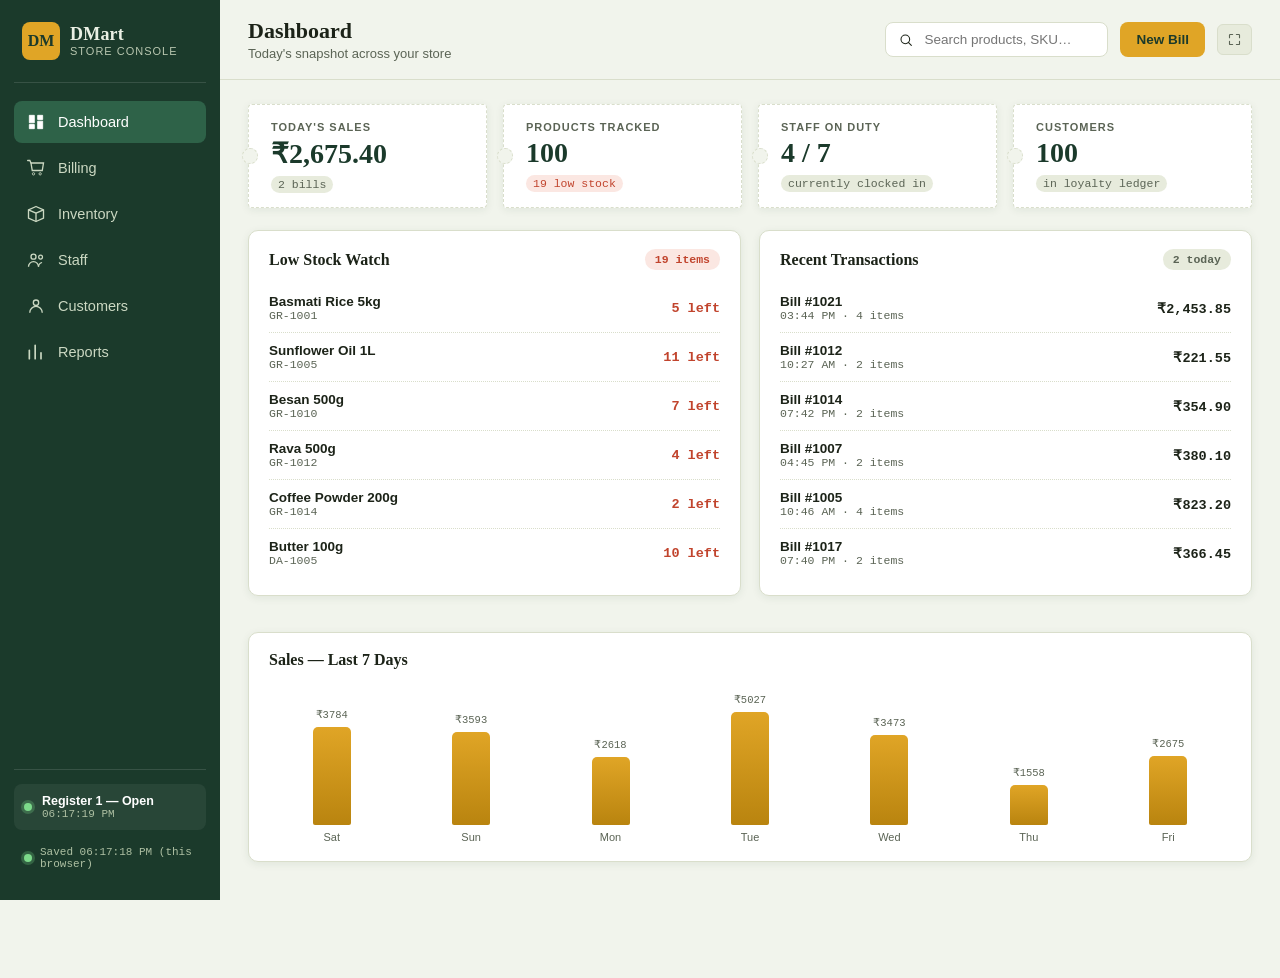
<file: index.html>
<!DOCTYPE html>
<html lang="en" style="background:#F1F4EC;">
<head>
<meta charset="UTF-8">
<meta name="viewport" content="width=device-width, initial-scale=1.0, maximum-scale=1.0, viewport-fit=cover">
<meta name="color-scheme" content="light">
<meta name="theme-color" content="#1B3A2B">
<meta name="mobile-web-app-capable" content="yes">
<meta name="apple-mobile-web-app-capable" content="yes">
<meta name="apple-mobile-web-app-status-bar-style" content="black-translucent">
<meta name="apple-mobile-web-app-title" content="DMart">
<link rel="icon" href="data:image/svg+xml,%3Csvg xmlns='http://www.w3.org/2000/svg' viewBox='0 0 64 64'%3E%3Crect width='64' height='64' rx='14' fill='%231B3A2B'/%3E%3Crect x='10' y='10' width='44' height='44' rx='8' fill='%23E0A526'/%3E%3Ctext x='32' y='42' font-family='Georgia,serif' font-weight='700' font-size='24' fill='%231B3A2B' text-anchor='middle'%3EDM%3C/text%3E%3C/svg%3E">
<title>DMart Manager — Store Console</title>
<link rel="apple-touch-icon" href="[data-uri]">
<link rel="manifest" href="data:application/manifest+json,%7B%22name%22%3A%20%22DMart%20Manager%20%5Cu2014%20Store%20Console%22%2C%20%22short_name%22%3A%20%22DMart%22%2C%20%22start_url%22%3A%20%22.%22%2C%20%22display%22%3A%20%22standalone%22%2C%20%22background_color%22%3A%20%22%231B3A2B%22%2C%20%22theme_color%22%3A%20%22%231B3A2B%22%2C%20%22icons%22%3A%20%5B%7B%22src%22%3A%20%22data%3Aimage/png%3Bbase64%2CiVBORw0KGgoAAAANSUhEUgAAAMAAAADACAYAAABS3GwHAAAACXBIWXMAAAsTAAALEwEAmpwYAAASJklEQVR4nO1da5AVxRWe0lRMUklMxYrA9MoSQ2bu7d5FDYW73ctDIxh3xSeuCq6oRBBBBATER/CNTwoQE1EEWZZFEx%2BlxjIafGFisMzDt6KRxyZ/jTFWmZQa3U6dgSX7uLvc6Ttze%2B7MN1XfH6X29nx9vjnd55w%2B7TgJeAaNGfF9V4qJruQLXCnWuEq84CrxJpN8pyv5P13FP2dKaKByOHAV/5zmLphDJd50Fd8SzK3kC5isOX5QnT/MyepTVX8Ycxv4Oa7iG5jkf7c9WYCww4EUf2NStLJ6MfUQ5btOmp%2Bq%2BvqvM8mbmeKPM8m/gNFBeKwnB18yxV9kks/47pHDv%2B2k5RlcJ/JMivWu4v%2BB0cPoWVEc8H8zJe4dImtyTqU%2BrK5mhKt4G772MHpWmld4vEqKUU6lPEPH5IYwJe5jSnTiiw/jZ9Fw0OlKvrF6FB/sJPjZj9ZvruL/guHD8FkMHAS2JcVcp7l5fydJz9DRtYe6iv8Rhg/DZ2XgwFXiZQqdO0l4hsj8yUG8F5OPcKoqKwcfuw350%2B1Z/rhxX3GlWAXDh%2BEzexx0uoqvKPuSaPhxww9wlXgQxg/jZ0ngQIpHKc9UFuOvHnfYd6hUwfpLA%2BBAdd8X8C2Hjhx5YOzGz6R4FcYH42PJ5OCV2ERALgZffusTDKh9LYf41iEjR34jWutvbt7flfxhTAAMkFUCB5L/moI0kdk/oj0JmFRAh%2BEgiA5F8TDJTwP5MEBWiRw0iFNLMv7BMl/tKvGh9RcBwIEKz4Er%2BUfmGWNa96O8AYanKpsDV4qXjBJlVHRke/AAOGCRiIDPDmX8VHZK7gMGCANk6eDgYyrTL/7rv7ue3/agAXCgo%2BKAzp8XZfyu4ofjMAvEx9LHQSedUty3ACR/KAGDBcCBjp4Dfv%2BAxk%2BHkHefw4QBggORPg4k/8JVtX7/a38p1lsfJAAOVJwc8HUFjZ96sexpR4EJAAc6tRxI/slByv9WgbV/zTTrgwPAgSoDB/ViaqHN7/MwQBggywYHT/dc%2Bx9ZW4XNr/VJAVTZOPiyR2LMVfzcSpyA2glCn3tuXt%2B2OK8fuDmnX7zT12/e6%2BkdGz3dsQmIkoMdG72AW%2BKYuCbOiXuaA9t2YIIqxc/qLoANtgdULPiPhZ43M6efWuHDyBMi8idX%2BHruzHwwN7bto2hIvvb/SyAlOqwPaB844liub700p9/dAMNPKra1esEcHT6BW7eXItARGD/VSydgMP1i6Gih51%2BY1%2B%2B02p9gwCuKA/pILZmX08PG2LefgUDnXei440TbA%2BkPsonrZ1bhi1%2Bpwnv6dl/XN9m3o37RkG8kASy0PpACOOtsfPXTgHdaPT25JW/dngqDz6f4/z32B9IT06fl9XZEclKDHe2%2Bnj09Z92uesNV4i6KAG2xPZDumDUjb33CAC8WDihSlCgBSP4cLYHesj2Q7sse%2BlrAANMpwh3tvp7ckpwIkav464kJgdY1cv32evuTBHix7wnU8QkRgeQ7nSS0PakeIxDtyZD4Nq/0g/C2bbtjUnxAAvjM9kAWz8G6P2tYNNv%2BptiV4lPH9iAoa0gZRNsTAnhlXwqNGG/fC1gXAKXOYXzZFODNi3LZFgAVT6G2J7vY1upZL6CzKgCq6rQ9CYBnlYOLL8hnVwAoaYYAn1zuZ1MAtAHa1Q4DyLoH2tXu6drxPHsCoNNEtskHvERwMHVqPnsCoCN1tokHvERwQJHAzAmAzpXaJh7wEsHBL2/ysyeAratR9Gbb8DoSAjponzkBvLHOPvGAlwgOXlvnZU8A29vsEw94ieDg/bYMCsA26UCyOIAAEjAJgAcBwANACB3wAFgCwRt4WAJhDwBv0IE9ADbB8AYeNsGIAsEbdCAKhDAovIGHMCjyAPAGHcgDIBEGb%2BAhEYZMMLxBBzLBKIWAN/BQCoFaIHiDDtQCoRgO3sBDMRyqQeENOlANinJoeAMP5dA4DwBv0IHzADgQA2/g4UAMToTBG3TgRJjQNyzIlQ3LFuf0qitzeuMNvn5iua//eLdf9quYqA1MHO/2yj3l766xvc3TNyyM9j0ydyTSNg4dy/UxJ3E946f5QBxxt2mZG1MT2MvnlL%2B/0uol9tuaR4XMCqAQRh3H9WUX5fWWO/yKEYCNFvNHnZiQO74iAATQDzFNk3jQsSzpAiCsvKJ8XuChW%2Bx2c06NAE4%2Bg/dBVUP4v/OjY/v%2BncZJu5c3o37Cgwv4Shnn%2BJN50MK7VMNZdlmu4DsTSr0wTjZxvbNMnbabp5QmZJrjQhxkTgCFyK02MIT5Fw7cZJc2u7//hafvXJLTU1ryepiBIA5pEMEXPK6lhojglpRNS%2BP3Alvu8I0%2BUt1Bc1zob0MAMQmgUBu%2BxRflg01w2N86%2BiSuX1qdTAGceDqPXQCzppe%2BjIMAyuwBBvqajTshvAjIWOme26QJgPDMqvg2w6%2Bt9Y0%2BGhBAQgVAoJvpJ57GjSIvURpbIQGY7AvOPy%2B%2BOxeumpeLZIzwAAkSQNd9tWMmhv9dutbnz2viEwDdoBPauMYI/Zd74mleWzuh52/9YCzXk1vCfzwggIQJgPDsKt/oa3bcJK53bIxHAE%2BtNAs3Xnlx9JvhO67s%2B/W/aEZezzzfQKTYBCdPAAT6OyYGd%2BPCfCwCoP9%2B/CSzPcp7EUardrX39ZAUFfvdL3wIIC0egPDKGs9ok/fDcUL/aY0fiwDarjcrObj98ui8wK9u7OuJzpiym3N4gBQJgDDtPDMvQOHBOARAOYwjG8OLsmEij%2BwK2lPO6MvJw7fsFjwEkDIBPGB4WRt5jlfX%2BpELgEC3aZqM6f4b/Uj2RlW9El9UB9T1/yGAlAmAynxpSWPyPtfMz8ciAIpS%2BUeF9wJUXlAqHzN%2B2ld8VAkKAaRUAKXUutBGMQ4BEBbNDr8XoC/3s7f7Je2JhvUqGxkxvufdbvAAKRQAhRFN3%2BmFn/uxCIAO8JiEaekLHiUP113S8%2B9BACkUwN1XmQuAKj7jEABh6tTwnom%2B4PQlDzue9zb4fcZEiS%2Bqo4IAUi6AJ1eY17tTFCkuATxlOK4lc8OPaeUVhRNfvf8dPEAKBUCbTtOS3/omEZsACJR5DjsmcQwPlRjb2e5pdXzP3yE%2BCi3vIIAUCoBQc4xZ1SON3%2BSwfbECWH%2BdmRegM8/FjmXT0r5ffwoMFPq3EEBKBUBng03fizascQmAxGUytjAnxiYWqI7tSnxBABkRgMk5gS48tiw%2BARBuudRsk04lDfsax%2BYCBXjERX//Hh4gpQIwWWt3weQgfRgB0B7FOzr8%2BKikwaQUZHW3xBcEkBEPUKj%2BpVi0XpeLVQCESwwrVwdKjP15jdengUDvxBcEkBEBmBz06MJdV8UvgK13%2BXpoQ/gxXjBAYmzxnL6iunYf5R1YAqVUAKdNNhfAumvjFwCh5WweWWLs3Q1%2BcMxzX4kvCCAjHqDJ4JxwF9qXlkcAjy8zC4leVSAxtmxxcYkvCCAjAqCmWqbv1V/IMGoBEMafEn6clOP4a7d1/c52T9c1Fpf4ggAyIgCKm5u%2Bl0lfUVMBrL3GLCR6x8/%2B76U2FDh1dno/iS8IICMCOHyCuQC2tXplE8D2jV7QGjLsGEd3OzHWVCDkW6wXwyY4hQKgbKtJ%2B8SuuhuT3zQVAGHpQrOQKN1X8OSKcIkvCCADHoD6iJq%2B0ylnll8A1NzLOyr8WE%2BdzAuWWA%2BU%2BIIAMiAAiuKYvpNJ6XGpAiDMnRneC9BGt3p038QXNcGCADIsANMlRdeywoYA/nCnH/TqKXVOrgl5rhl7gBQKYPo0MwHQwfWBygbiFECp2Wu2p7PFvhJfEEAGPABdqmHyPudPi6crRLF47LbSbm6ZPT2894IHSJkAqN2f6fuQAdoUQCkJvKoiE18QQMo9wJICLcCLvUaplN%2BNSgBrrjYT8OlFJr4ggBQLwPS0VRTXE0UlAOpUbZLEe8igfIOAJVCKBHDP1bmyxv7jEADhhkvCvcfYE8z7iEIAKREAdU0w%2BfpTG0UKQSZJAG%2Bs8/TwscW/w2qD8wsQQMoEsGCWWSLp3muj6cMfpQAIc4q8k7h2QrjEFwSQQgFQ6t%2BkD9Dlc6LrwR%2B1AKico5jE2DUlNPQlYAlU4QKgDmgmRwujzj1ELQACdYEgDzUQ3lpfmgeDACpUAHQs0KTXJnmKn83NR3b5RJwCKAdm4o6wyhLA07f7et7MXHDeNezvUCuStuvLd1O8bePugADixYM3%2B31gshyZ0pIv%2BLfIWKnT89XzcsGVo0cYHBzp/hul3gNGWeZC4yQU6vPT378lEZfTyF9b2/%2B4J50ZnlOa40J/K05bGwiOrR%2BuBDRO4sYVnr0xt8jITFxZW1O0XW/POMsBCKAXIbQ8Io/xSAm1PRCAsG7YEEAIEmh5RGXQlA2m1oNxfEnhAYR1Y8%2BkB6CsaO7o3aedxp7Ig6ZXdHUQlQzctzSnXzbo5gwBCOvzWvECKOc6Fkg%2BBwwCsD8JAAQADwAhaHgALIHgDTZhCYQ9ALyBxh4Am2B4g03YBCMKBG%2BgEQVCGBTeYBPCoMgDwBto5AGQCIM32IREGDLB8AYamWCUQsAbbEIpRChvYNpIFkgfB%2B%2B3ZbAWiPrX2CYe8BLBAXWlzpwAomgoBaSDgxfvzOCRyKiOGgKVz8Evb8qgAG5bXN6zrUByObj10lz2BEDnbm0TD3iJ4MCkR1PFC6B2vHlXYiA9HOxq9wJbyJwACHRPre0JADyrHDyx3G7bFasCoOs9YYDZFuGciPolVaQA%2BI%2BF3hZTGxIg%2BRxsa/UCG8isAAgUAbA9EYBnhYObFtmL/iRGAHSnFbxA9kT4TqsXXNBh2/4cV4nPbA9i8UXYC2QNCw1u5YkarhSfkgA%2BtD2QoaOF3rwSEaGs4Lcr/WDObdsdk%2BIDWgJ1WB%2BIErqukeu319ufHMCLfekjm%2BzF/XsKgO90XCnesj6QPZjckg/u64URplOIO9p9feaUhBg/LYEUf91xFd9ieyDdMWs69gNpzfjONLhSKVYBSP4ceYA1tgfSG9SqfPtG%2B5MGeJF9%2BWfNSJbxB5B8teNKvsD6QApgcguPrVc/UD4O3l7vJWrZ0wP1Yh55gInWB9IP6poQHar0aE9dY0KNn9CQb3QGjRnxfesDGQB0cyTdBAlvUDl4d4Ovl8zL6eox9u1nIAxp4EMdepISCh0IdMPLLZfmkDVOMLa1evrmRblEZHiLQEdg/IEApGhNwICKAhVP0X1bv1nu4zxBQqI7Tyz39cUX5HXecmFbKEi%2Bdq8A3AZ%2BjvUBGaDmGB6cJqKCul/d6Ad38VK3CbRcid7Qt7d5AbfEMXFNnBP3NAe27cAEVfV8yl4BVNUfxpgSX9oeFAAOWDk4kPyL6lF88F4BBF5A8udggDBAlgUOJN/cw/j3COA86wMDwIEqhwDE2X0E8L1x/JtM8k9ghDBClmYOJP%2BEbL2PAPaEQ%2B%2B1PkAAHKgyRX96P0NkTQ6bYRggSysHkn/hjs55/Qpgjxd4wPpAAXCgYuHgvgGNPxBAgziMKdEJI4QRsnRx0FlVX1vrFPO4UrQnYMAAONCRcSDFeqfY5%2BC6mkGu5B9hAiBClgIOXMn/OUiOONgJ81QpPsf2wAFwwKIQgBIXOqGf5ub9XSVehhHCCFklcyD5Vsdx9gsvAAqLNvChSWibAoADZvLll/wjOu/ilPK4DeIERIVggKzyOOisqq85pSTj3ysCxVck4IUAcKBDcLDMiezZvR94EBMAEbJK4ECKR8lmoxOA4zic868yJZ62/nIAOFD9c%2BBK/nz1uOqvOXE8h44ceSBT4hUYIYyQJZODv5CNOnE%2Be8qmNyfgZQFwoPd%2B%2BRXfErvxdz3Djxt%2BAIrmIECWHA4eqaqv/7pT1ifYGAfRIRTO2TeArKIziPZEveEN8wxR%2BZOQLLNuCJmDq/i/mOTNThKeQXX%2BMFeKl2yTAmSEA8m3Dpb5aidhz36sXkxlSvzDOkFAKjlwqUJZirlWlzxFlVIr3oa9gX2DSRE6qXth6JJmm0%2BVzNUEQpD8vwkgEKhMDr5kij8%2BpD73I6dSH1fV%2BkzxdWi5Yt2YKgeSf0LdG/Z5gL2SHorT0q6dFA2vkAAjS%2BbX/kUm%2BYyDlP8tJ80P9WVkqqYl8AxK7EoA%2BYCywIHkO%2BlLX6X4WX16dWbpoZAW3dbhKn6Jq8RdVNBEN/i5ku%2BgHEMSLvMGRCgOaM6CuQvmMJjL52humeLzaa73Xk5h%2BfkfrwZnYNuTtE8AAAAASUVORK5CYII%3D%22%2C%20%22sizes%22%3A%20%22192x192%22%2C%20%22type%22%3A%20%22image/png%22%7D%2C%20%7B%22src%22%3A%20%22data%3Aimage/png%3Bbase64%2CiVBORw0KGgoAAAANSUhEUgAAAgAAAAIACAYAAAD0eNT6AAAACXBIWXMAAAsTAAALEwEAmpwYAAAgAElEQVR4nO2deZgdVZn/r6Mz7uPCT6HrNGlB7HvvOZ0EbSFd1Z10gCSEBCEhZAUiikLYA9kQk0BCAgHCEpKwBLIS9SeOGy6ACCgIo%2ByKICrgvjEzzu95RpwNOL/n3BBpY5buqnvve%2BrUp57n%2Byfk9rc%2B7/t%2B61TVqVKJQ/xo6ex8077dVaPijvFRrE%2BPEn1BFJtrosR8SsX6DpWYR6NYP6sS87Mo1n90UrH%2Bk0qMRXgAAzAgykCs//SXvrStR7le9UiU6NtdD9vWy2o97TTX4/bp0bq1q%2BuN0n2Xg6Opx6DhlZaWxIyJEjMvivXNUWy%2BqxL9Bxo4DRwGYKB4DOjfux4YJXqL64muN7oeyVjiyP3R1jv07aq7eoRK9EUqMd9UsfkX%2BYJDeAADMOA5A7F%2BXiXmTpWYpa1deuz%2BnZ1vk%2B7nHBy7PQb1DH5H1F2dEiXm%2BigxT6jEvCReSAgPYAAG8s/AS1Gif6Bifa2K9WR3ccU44hA/tt231wtcWo0S/T8eFArCAxiAgbAZiPWLKtYPR4lZ0dKte0ql0t9JzwKOAg19B14Um9%2BIFwLCAxiAgYIzECX611GiV70SBl4jPSM4Ajtau/TBUWyuVLH%2BpTTsCA9gAAZgYBcMxOYXKjEr9006Pig9NzhyfLgHT1SsT1axeYxio%2BHCAAzAQN4Y0E%2B5W7TRQZW9pOcJR06OlqQ6/JVX9P5THmCEBzAAAzCQhYEo0X%2BOEr25pct0S88XDj%2BPv4u6zYei2PwzzYZmAwMwAAPBMvCo6jIzS729r5MeOhzCx15J%2Ba0qNmerxPzcAzARHsAADMBAcxj4mbs9wCuFBR38UWwWRrH%2BdxoODQcGYAAGislAlJh/U4k5/129%2Bi3Sc4mjCXvub7vi17%2BXBg/hAQzAAAx4w8C/uhUBNyMYxIEdnZ2df9%2Ba6DMZ/OJFhvAABmDAWwai2PzWfbSIZwQCOaKu6qhXtuYVhwvhAQzAAAzkgIFYP62S6jjp%2BcWR8lDDqu9TiblFHCSEBzAAAzCQVwbudJ8vZhDn5HDfmY4Scwl784sXDsIDGICB3DMQJea/3Vdd23rb3iA93zh2c7i9oFWifyQNDMIDGIABGAiLgSjWz6hYH8oQ9nDbXvcxCD7BK18kCA9gAAYCZuDlKNFbWrv0O6XnHsdfHvLTv/YADIQHMAADMFAABqJE/4rVAOFX%2B1RsLuSqX74YEB7AAAwUdDVg1QFjD3g9V%2BNNPPYZZqq1PZ3lAUB4AAMwAAMFZiBKzBOtXYMHEwKacERxx0fd152kTzrCAxiAARiAAVXzQL8QdesPEwIadLhlllce9KPo8AAGYAAGYMA7BqLE3KC1/geCQB2P1q6hik/1ysON8AAGYAAGzO5DQKwf2ieuthEC6nC0JNXhKtF/ADoaDwzAAAzAQB4YiBLzu5Yu000IyHCoWE%2BOYvOf0icT4QEMwAAMwIAaSAiIzX%2B1Jvo4QkCq4e8%2B22teougoOhiAARiAgZwy8LJ7XZ0Q0N%2Bjt/d1UWKu9%2BDEITyAARiAARiw2T3Q693eNQSBPX3IJzZfBziaDgzAAAzAQFAMxPpWPii0i2PvIUPe7D69KH6SEB7AAAzAAAwk9fcgSvS39krKb2UloM/R1jv07SrR91N0FB0MwAAMwEDIDESJfpCPCb1ytPS2/x%2BVmEekTwrCAxiAARiAAdUMD2L9cHRQZa9CrwTUPuMb64coOooOBmAABmCgUAzE5rFBPYPfUSri0dLZ%2BSYVm3vFTwLCAxiAARiAgUQiBOgH3tWr31Iq3tP%2B%2Bm6KjqKDARiAARgoOAPfLMzbAe5dSF71EwcO4QEMwAAMJJ54EOtb3R44pdAPNvnxADaEBzAAAzBgvfIg1jeVQj6iWC8SNxnhAQzAAAzAQOKhB7FeUArxiBIztbYvsrTBCA9gAAZgAAYSLz14ObgPCLXG1RHuy0gemIvwAAZgAAZgwPrqgfsCbhSbpBTCMWh4pSWKzW%2BlTUV4AAMwAAMwkA8G9O9bu4aqUt6f%2BFeJ/o68mQgPYAAGYAAG8sNAFJt/1lr/QymvRxSbddImIjyAARiAARjIJQOxWV3K46Fic4K4eQgPYAAGYAAGcsxAFOuPlPJ07NOjdZToP0sbh/AABmAABmAg3wzoF1rijkopD8cBYw94vfvIgbxpCA9gAAZgAAaCYOCRXDwPoGJzhQdmITyAARiAARgIhoEoMZeUfD6iruoolZiXpI1CeAADMAADMBAYAy%2BpWB9a8vFo6x369ijRv/bAJIQHMAADMAAD4TEQ61%2B%2B8%2BAD/rHk28Erfx7AgfAABmAABgJnQK8t%2BXS0dnX0ss%2B/NBQID2AABmCgAAy81NKte0rePPWf6B95YArCAxiAARiAgfAZiPXTbb1tb/DhK3%2BXiJuB8AAGYAAGYKBYDCwVHf5uc4Io0f/jgREID2AABmAABgrDQJSY/1bDqu8TCwBRbL4ubQLCAxiAARiAgYIy8EXJd/6l/3iEBzAAAzAAA4VloCUxY5o7/Xt7XxfF5ofSfzjCAxiAARiAgUIzEJsn3Uxu2vxvTfSZ4n80wgMYgAEYgAEYsFHSMaspw3/vIUPerBL9e0yn8GAABmAABmDAiHsQxea3rV1db2x4AGhJzHzpPxbhAQzAAAzAAAyYVz3oMrMbOvzf1avfohL9B0yn8GAABmAABmDA%2BONBrJ/fKym/tWEBIIr1IvE/EuEBDMAADMAADNidhIAFDRn%2B7gtEUaz/HdMpPBiAARiAARjwkoF/dc/p1T0ARLGe48Efh/AABmAABmAABpJd3QroOKu%2B07%2B393UqNr8AOqCDARiAARiAAeOzBz%2Br674ArV16hgd/FMIDGIABGIABGEh270HUXZ1StwAQJeZ7QAd0MAADMAADMGC89yCK9UN1Gf4tSXW49B%2BD8AAGYAAGYAAGTL89aOky3dmv/mN9M6ZTeDAAAzAAAzBg8uNBbDZlGv5tvUPfrhL9gvgfgvAABmAABmAABmx/PYgS/edBPYPfkToAuNcJMJyigwEYgAEYgAGTOw%2Bi2JyWOgBEsX5c%2Bg9AeAADMAADMAADZuABINHfTzX8W7v0wRhO0cEADMAADMCAya0HLV2VD6S4%2BjdXSv9whAcwAAMwAAMwYNJ7EOvLBjr/X8POfxQdRQcDMAADMGDy7UGsf%2Blmer%2Bnf0u37hH/0QgPYAAGYAAGYMBm9qCnOmwgy//XYDqFBwMwAAMwAAMm/x7E5op%2BL/9HsfmN%2BA9GeAADMAADMAADtmm3AVp6BndiOEUHAzAAAzAAAwEx0G2G9mf5f6H4D0ViHrR2G3vQWG2nzKjas2dV7Yp5Fbtxadl%2B6bKKvXt1u33kxnb7xIZ2%2B6NN7fbnn0J4AAPSDLhadDXpatPVqKvVDUvKtdp1NTx5RrVW06626a0F9iDW5%2B0xAKhE3y/%2BQ1HTPDhwtLYzZ1bt5Quq9qtXVOxTDHbxho7woBEMuNr%2BysqyvWx%2BxZ4wU9uho%2Bm1qkCzJkr0t3Y7/N2%2BwSrW/yv9Q1HjPNhvuLHHTNe1gX/fWhotwxYGiszAvWu3BYKJ07R9z3B6rwp5/sT6f/fv7Hzbrpf/EzNV/EeiunvQNtzUlvSvX1yxT26UbzoID2DAPwae3FC21y2q1G4ZDOqhF6sQZ1G3OWZ3AeAG8R%2BI6ubBsHHGLptTsY/eWBZvLggPYCA/DLie4VYJe47U9OQkqLm0ZncPAP7Qgx%2BIMnowbpK2n1pesT/bKt9IEB7AQL4ZuHVl2U6dUeUhwiSA2RSbx3Y6/Nt6h75dJeYl8R%2BIUnngnvCdfnzV3rmKq33phonwIEQG7ri6bKcdx9sEKs8zKtYv7vQ5AJVUx4n/OJTKg0nTtL39aga/dINEeFAEBm6/qlx7aJB%2BbXLpQUtixvxtAIj1MukfhgbmQTxO208vr4g3BIQHMFA8Bj63omyHH0nfVnmbXbFZspMVAPNN8R%2BG%2BuXBe0fo2iYfz9ws3wQQHsBAcRl49uZ2u2xuxe4/ghUBlZf5Fetv7GwF4HnxH4b26MGEqdo%2BcB3L/dKND%2BEBDLzKwHeuLdujphACVB5mWKyf/6vhv29SjsR/FNrjBj7ulb7neLKfxsvwhQEPGXBvHa06v1JboaSfG689ePewjr3/EgBau/RY6R%2BEdu3BiKO0vWc1V/3SDQ7hAQzsmYG7rimzf0Di90xr6e4Y/ZcA0JKY%2BdI/CO3cgxNPrPLhHQYPgwcGcsXAjzeX7cc%2BUqWvJ37OtijR5/bZAVBvkf5B6K89GNSta3t0SxcywgMYgIG0DFwyr2L35SuE1rv5FpuNfQKA%2BZ74D0J/tXf/%2BiUs%2BTN4GDwwkH8GtlxUqT3DRI/3yQN9P28AeKj39Rp7ywqu/KWbFsIDGKgfA1%2B4rGzbR8r3V2RqHkSx%2BW0tAOw9ZMibMcUPMAaP0rXtNmk8DB8YgIHQGHC7lXYcxhsCyoNZoxLzcktn55tK%2B3ZXjQc/pvD64FhTe5dWukgRHsAADDSKgfvWttd6HT3fiHvQEndUSiruGC/9Q4ouc5i2965l%2BDN4GDwwED4D919btoNHy/ddVXC51//dJ4BPk/4hRZa7L8ayv3xTQngAA81j4K5VZVseye0AJTh7oqRjVknF5kLpIVjkp/154I/Bw%2BCBgaI%2BGPge3g6wYgEg1otcAFgtPQiLKPdu7AZe9RNvQggPYECOgS0XlWt7nkj3Y1VARYm%2BuqQS/RnpH1JEsckPg4fBAwMwsO1rgtL9WBVQUWy2uq8AfkP6hxRxe18Kn%2BYPAzAAA9s%2BIjTtOFYBVLMDQGJuK6nEPCo9EIv2YZ%2BnN/PEP42P4QcDMLCdge%2Bvb7fvH0MIUM0MALF%2BqBTF%2BhnpoVgUue0w3ZeyaHw0PhiAARj4awa%2BfmXZDuqR79OqIIoS81P3IaBfS/%2BQomjleWzxS9Nj8MEADOyKgWVzeB5ANWsmxeYX7hmA56UHYxE0Yaqu3eui%2BeEBDMAADOycAdcjx0/mM8KqKXNJ/96tAPw/6eEYut47Qtd2v6LoafwwAAMwsHsG7lnDrQDVhLkUxfqPLgD8WXpAhq4V81j6p%2Bkx%2BGAABvrLwPzTuRWgGj6b9AvuFsCL0gMyZHUfqe2zN1P4NH8YgAEY6C8D7k2pzsPl%2B7cKWbF%2BseTFDwlYn72YpX8aP40fBmBgoAxsXFoW798qcBEAGmjupGmaxkfjgwEYgIGUDBw9hb0BFAEgf2rtNva2q7j6p/nT/GEABtIy8JWVrAIoAkD%2BNP14tvul8dP4YQAGsjIwfhKrAKpBc4pbAA0y9s5VXP3T/Gn%2BMAADWRlwn0yXvqBTgYoA0KBNf2h8ND4YgAEYqA8DoyawCqAIAPkQT/7T%2BGn8MAAD9WNgy0U8C6AIAP5r2DjDlr80f5o/DMBAnbcIPvgIVgEUtwD81rK57PpH86f5wwAM1JuBpefyjQBFAPBX7lOWj66j8Gn%2BMAADMFBvBlxv5XPBpq4zi4cA62jm1Bm8%2Bkfjp/HDAAw0ioFjpnMbQBEA/NQNi1n%2Bp/nT/GEABhrFwLWLeCVQEQD8037DjX1yI4VP84cBGICBRjHww41l2zZcvt%2BrQMQtgDoZ6ZamaHw0PhiAARhoLANunxXpwakCEQGgTkZevoD7/zQ%2Bhh8MwECjGbhkHrcBFAHAL923lsKn%2BcMADMBAoxm4Zw2bAikCgD86cDTL/zR%2BGj8MwECzGBgySr7vqwDELYA6mDhzJsv/NH%2BaPwzAQLMYOO4ENgVSBAA/xP1/Gh/DDwZgoHkMXDqf5wAUAcAPffUK3v%2Bn%2BTEAYQAGmsXArSt5DkARAOSH/77dxj61icKn%2BcMADMBAsxh4ckPZtnbL93%2BVc/EMQEYDhx3BA4A0fho/DMBAsxnoPFx%2BgKqciwCQ0UD2/6fxMfxgAAaaz8CkaWwIpAgAsglq9izu/9P8GIAwAAPNZuCMk3kTQBEAZAPAinkEAJo/zR8GYKDZDCyfSwBQBADZALBxaZnmR/ODARiAgSYzsH4JbwIoAoBsAPjy5QQAmj/NHwZgoNkMfOEyAoAiAMgGgHtWEwBo/jR/GICBZjNw1yoCgCIAyAaAR26k8Gn%2BMAADMNBsBh5aRwBQBADZAOA2pKD50fxgAAZgoLkMPLGhXbT3qwDEPgAZDfzxZgIAjY/hBwMw0GwGnt7MCoAiAMgmqGe3EgBo/jR/GICBZjPgeq/0FbTKuVgByGggjY/[base64]%[base64]%2BYRKwAEAJoRAwkGYKAQDEgPUJVzcQuAFQDxIkZ4AAMwQAAwBIC8icZF44IBGIABVgCUB/[base64]/whtK4cYO3i0sQeN1bZrnLGHHa3tYRO0nTBV20nTtD3pI1V77qlVu%2BScql39yYr99PKKvXt1u31yQ5lGmqKRfnCs/HlvtNp6jH3wBvhIGzRuvKAifg6R8c4DbgF4cBLQqx60jzT2kKO1/fCHq3bR7Ipdv2RbOHjmZq4yixwAnOafXiEgpgwALoBLnz9kvPOAAODBSUD9W1kYM1HbM0%2Bp2usWV%2BwD13E1WLQAUB6p7VObCIIDHf5fWlkWP3fIeOkBAcCDk4DSeXDgaG1PPLFq1yys2IfXFXcwFCUAOK1cwCrAQPmYfjxX/9LcKk9FAPDgJKDsHrR2GzvyKG0/cWbF3rmqWKsDRQoABx%2Bh7bNbi3V%2Bs%2Bg715btvt3y5w0ZLz0gAHhwElD9PXAPHy48u2rvXRv%2BsChSAHDaclH457ReOuuUqvj5QsZbDwgAHpwE1FgP3FsIq86v2B8Fev%2B4aAFg3LFa3PM86IkN7faAEfLnCxlvPSAAeHASUPPeMJg9q2IfWhfWFWTRAoDTbVeGdQ4boaXncvUvzanyXAQAD04Caq4H7xlu7KyTqsG8SVDEAOAe/pT23Wc9s6XdDh0tf56Q8doDAoAHJwHJeDCox9Q2JXrg%2BnwHgSIGAHfu2Bho10y4V2WlzxEy3ntAAPDgJCBZD/Ybbuz5Z1Xs05vzGQSKGACcFpzBKsCumHBvxEifH2S894AAkNFA93DZQHX4MX7dm5syo5rq71j1iYpdNqdiF8%2Bu1Jqxe%2BJ4xvHVWvNpPyR/Dej9Y7Rdv6Scy21eU52/PrpoTv6uGN2W06E%2B2JlFn780fxv/uJ6Yhlvp361yLgJARgPTFOjHP%2BpXAFh8dmOupL6/vt3edlXZXnlepXbP1g1Y6b%2B1P5o6o2ofuVG%2BkTdT/3xdPj%2BtesV5bAy047mcPMOv/tIfuZ6Yhlvp361yLgJARgMJAAMfNKsXVuyHJmuvNyhxV5c3LC7OcMlrABg2ztjntsr754u%2BvaZc2xRL%2BrwMVAQAI%2BI7ASCjgWmKtCgrAHuSe4jLLT0n4/1dGfjYR6uFWGbOawBwunlZ/m7bNEqnfdyv3tJfEQCMiO8EgIwGpilSAsBf%2B/Gzre1249Ky7TnSzyDQM17be9aEPWTyHADGT%2BZhQHcOH7%2BpXPtolvT5SCMCgBHxnQCQ0UACQP2GkFvKdQ%2B0uWVd6Ya0s02EPntxuCEgzwHA6Y6rwz03/dUFs/P7UBwBwIj4TgDIaGCaQmUFYPf%2B/GRLe%2B2tAt%2BeERjUre1l88N8LiDvAeCjHyn2KsBPt7TbwTne%2BIcAYER8JwBkNDBNsRIA%2BufTP11a9vLNgRDfP897ACj6xkDuwVrpc5BFBAAj4jsBIKOBaYqVADCwD5q4NwakG9SOOufUau3ZBenGXy/lPQA4nRdgMOuPHIfDj5T3P4sIAEbEdwJARgPTFCwBYODLm26DIekmtaPOPCWcgRNCAKgeWsyNgW65JH8b/%2BwoAoAR8Z0AkNHANAVLABi4Z89uLdtZH/MvBHzizEqhA4Bv75y7TaekvWy2Jk6t5v68EQCMiO8EgIwGpilYAkD6pU738R7pZrWjVsyrFDYATJzm1%2B2ZroJtDHT36vYBD/O2HmOPmuLXeSMAGBHfCQAZDUxTtASAbJ85HXesX83Lva2Q981o0gYAH5efty7PfyDrr04%2BaeCB2G3L7VsPIgAYEd8JABkNTFO0vhWf1E6AafXojWX7Ac/eDnhfr7F3XVMuXABw/%2B0Iz7485x4alfazGXrspnLtS5YD9ee2K8ve9SACgBHxnQCQ0cA0hetb8eUtADjdfnW5tpQp7V1fHTRW2yc3lAsXAK75pH%2BvoN25Kp/nYSBaePbA%2B8i4SdrLHkQAMCK%2BEwAyGpimcH0rvjwGAKf5p/s3eE6YqQsXAGqb0IzS3n3DQdrTRurHm8vWHDpwX7ZcVPGyBxEAjIjvBICMBqYpXt%2BKL68B4OnNZXvwEX4NHqe1CyuFCgBOi1JcjTZSoW8MdPX5Aw%2B/Bx2ua2/T%2BNiDCABGxHcCQEYD0xSvb8WX1wDg5ONDaO55gLwNn6wBIO396Ebq/LPyF8T6%2BzZMd4oPZ61cUPG2BxEAjIjvBICMBqYpYN%2BKL88BwGnKDL/8dHK/SdqXZgYAH7nWh5raKpG0t/XWp5cP/Oq/PFLbpzb5e64IAEbEdwJARgPTFLBvxZf3APC1K/1bBXBav6RcqABw1yr/zoNbKpf2tt5K8w6/e17G5x5EADAivhMAMhqYpoB9K768B4C0TbHROnC0zs0VaD0CgNPRnp2H0DYGciErzcY/39vhlpRvPYgAYER8JwBkNDBNEftWfCEEgM9f6t/Vp9OF51QLFQDSLE83Wu43SftbL7nPHqfZ%2BMf3HkQAMCK%2BEwAyGpimiH0rvhACgNNhE/y6%2Btz%2BQKDbuEjam2YFAPeAWjLer/PgViWk/a2HHl7XbttSbvzjew8iABgR3wkAGQ1MU8i%2BFV8oAcA95Szt5c40b4f7ryEHgLSvqDVaIWwMtODMgfeN8a9s/ON7DyIAGBHfCQAZDUxTyL4VXygB4PGbyrX3v6X93FEHjDC13ybtT7MCQNpNanwcML7IPUvi3mpIu/GP7z2IAGBEfCcAZDQwTTH7VnyhBACnqR6%2BEpiHd9LrGQCc3GeSpT3vq/cMN/bRdfI%2Bp9UV56XY%2BGfsqxv/%2BN6DCABGxHcCQEYD0xSzb8UXUgBwr95J%2B7kzVQ7x%2B530egeAtPerGym3d760z2nk3mIYlmLHy8sXVHPTgwgARsR3AkBGA9MUtG/FF1IAcMvPvu1It13XLqoUJgA4nZTiifVGyt2WcHxIez1QbbmonHnjH997EAHAiPhOAMhoYJqC9q34QgoAPr6Lvl2HHK0LFQDSvLPeaK3K4cZA7gt%2BA/07F5xezVUPIgAYEd8JABkNTFPQvhVfaAFg2Ry/7j/31V3XlAsTAJyOPNavMBaP07naGOj2qwZ%2B9b%2BzjX9870EEACPiOwEgo4Fpitq34gstANxxtZ/PATi5V7mk/WlmALh5uX/n4v9e4mcI25k%2B/OH6bPzjew8iABgR3wkAGQ1MU9S%2BFV9oAcBd4ZnD/Lry3K4PjNG1zXKkPWpWAPBxY6CJU/PBu/uiZJrXWr%2B%2Bk41/fO9BBAAj4jsBIKOBaQrbt%2BILLQA4HX%2BCX0Onr756RaUwASDtK2yNlHsuwddbMX3lNpAa6N92xC42/vG9BxEAjIjvBICMBqYpbN%2BKL8QAsOxcv4ZOX7l35KX9aWYASLuJTSN18kl%2BM%2B%2Be4G8/RNdt4x/fexABwIj4TgDIaGCa4vat%2BEIMALdc4t%2B95%2B0acZQuVABwWnCGX8z7vjHQpfNTbPxz%2BK43/vG9BxEAjIjvBICMBqYpbt%2BKL8QA8NhN/gYApz09pR1aAEh7P7uRWuQp926Iu2E%2B0L/nsvmV3PYgAoAR8Z0AkNHANAXuW/GFGACcho6W93ZXum5xpVABwMk9nS7te1%2B5B0V93BgozW6W7SONfXJjfnsQAcCI%2BE4AyGhgmgL3rfhCDQCTPf0ugNMsz%2B5BNyMA3O7h65mrP%2BlXEHMaM3HgV//zB/jFSd96EPl3XXMAACAASURBVAHAiPhOAMhoYJoC9634Qg0Avt137qth49Kxk%2BcA4OQ%2BTyvtfV/1HOnXa5nuDZFGbPzjew8iABgR3wkAGQ1MU%2BS%2BFV%2BoAWDVJ/x9E8DJPacg7VGzA4B7Sl3a9x312YvLuX591W0WlPceRAAwIr4TADIamKbIfSu%2BUAOAa%2BzS3u5O7k0FaY%2BaHQDcJk0Hp/iyXRE2BnLnYFC3bsjGP773IAKAEfGdAJDRwDSF7lvxhRoAvr3G7wDg9iqQ9qjv8GkW/%2B4ztdLe7yj34SLpc3DOqQP3xX0oKIQeRAAwIr4TADIaGELxhRoAfrKl3buv0fXVzJnVQgYAt8mN%2B1yttP8%2BPZT5w41l%2B77egf/uTUsrQfQgAoAR8Z0AkNHAEIov1ADgNNjjVwGHH2kKGQDSbnMb8sZAy%2BY2duMf33sQAcCI%2BE4AyGhgCMUXcgBI80pVs7T/CH8%2BTdvsAOCeWndPr0ufg75aNFvmlsyzN7fb949p7MY/vvcgAoAR8Z0AkNHAEIov5AAw1eO9AJzcDnnSHkkEACd3C0Ta/77qOEzXbhs12/sbL6g0fOMf33sQAcCI%2BE4AyGhgCMUXcgD4mGde76jPX1rcAOCeXpf2f0etWdj8VYDDJgz86t/dQsnyb/rWgwgARsR3AkBGA0MovpADQJonq5up6xZVChsAnA4/plrojYG%2BdFlzNv7xvQcRAIyI7wSAjAaGUHwhB4DFs/162MzXVwGlAsCGFPveN1q3rGjeOZk2ozkb//jegwgARsR3AkBGA0MovpADwMrz/A4As2cVOwDUvnw31q8HNY%2BZ3pzPNd%2B3tt3um%2BI11TQb//jegwgARsR3AkBGA0MovpADwLoL/LvC7KsTZjZn2PgaAJxWzPMrpLm9I%2B5Z0/hnM846ZeB94IiUG//43oMIAEbEdwJARgNDKL6QA8BnPN8OeMJUAoB7mt091S59Lvrq1I81tiZ%2BsL7dHjCieRv/%2BN6DCABGxHcCQEYDQyi%2BkAPA51b4HQBGTSQAuPN0rmcPa9Y2BrqxcasAS88d%2BN/7wbEm9cY/vvcgAoAR8Z0AkNHAEIov5ADw5cv9DgDxOAKAO0/fvb7du42B3AOkoWz843sPIgAYEd8JABkNDKH4Qg4AX/PwXfO%2BclsVS3sk/QzAdh13QtW7c/PTBmwM5F79HOhvaT9E176hUK/f4FsPIgAYEd8JABkNDKH4Qg4At1/tdwCoHEIA2H6ubl3p37la24CNgUYeNfCr//kZN/7xvQcRAIyI7wSAjAaGUHwhB4C7rvFvqPSV%2BwKctEe%2BrAA4jfbs2w3ug0313BgozTMp9dj4x/ceRAAwIr4TADIaGELxhRwAvr3G7wDgHjaT9sinAHDThX69Eujkhna9/r5jp8ts/ON7DyIAGBHfCQAZDQyh%2BEIOAA9c53cAcBvBSHvkUwB45uZ2%2B4EUD8g1Um5o1%2BNv%2B9bqcm2PAYmNf3zvQQQAI%2BI7ASCjgSEUX8gB4DvX%2Bh0ABnXzFsCO52z5XL/qww1tN7yzsuj2Fhjovz2uThv/%2BN6DCABGxHcCQEYDQyi%2BkAOA29FN2t/daT9uAeRiY6DTTs5WI4/fVLb7jxj4ysbmixrzKqJvPYgAYER8JwBkNDCE4gs5AHyThwBzdQtgu86e5VeNuOH9%2BPr0f8%2BiFB%2BlqufGP773IAKAEfGdAJDRwBCKL%2BQAcNtVfq8AVA/lGYCdnbcHri/Xbo9In5%2B%2BuvCcdHXi9hJwewpIbvzjew8iABgR3wkAGQ0MofhCDgBf8fDd8r46cDTPAOzq3E0/3q8AMGRUuo2B1iyU3/jH9x5EADAivhMAMhoYQvGFHAC%2B6PlWwD3jCQB52sb5usUDvyofkWLjn3l13vjH9x5EADAivhMAMhoYQvGFHABuWeHfe%2BV9dfgxfnjv2zMA2%2BU%2BliR9jvpqxIf0gDYG%2BuzFfmz843sPIgAYEd8JABkNDKH4Qg4ANy/37yqyr46p0zvmoQaAdRf4d/4%2Bf2n/h/PEqQOv9ZkzG1%2BPvvUgAoAR8Z0AkNHAEIov5ABwbYoPrzRTJ57oh/e%2BBgD35Tz3nIT0eeqrKTP6d87uXt3uzcY/vvcgAoAR8Z0AkNHAEIov5ABwyTy/A0C9P/ISWgBwWnZuJZcbA5180sDr/IgGbfzjew8iABgR3wkAGQ0MofhCDgDnn%2BXX8NhRlzbwVa9QAsATG9prH02SPld9dcYeNgZ67KZybZOngf5/Ny1tDg%2B%2B9SACgBHxnQCQ0cAQii/kAOAatbS/u9P6JQSA/pzHM0/x6zy%2Bdw8bA33yLL82/vG9BxEAjIjvBICMBoZQfCEHAPclNWl/d6evXkEA6M95vG9te%2B3DSdLnq6%2BWnrvzuvnx5rI1h/q18Y/vPYgAYER8JwBkNDCE4gs5AKR5CruZyrK9bFFuAWzX1Bl%2Bncuho419ZicbA119foqNf0Ya%2B%2BSG5lz9%2B9iDCABGxHcCQEYDQyi%2BkAPAyBSbsDRL5ZF%2BvAKYlwDwhcv8eyXw%2Bh02BnJ7BCTjB87c3NOaW4O%2B9SACgBHxnQCQ0cAQii/kAOCGrLS/u9JhEwgAeQ90hxz91%2BfwU8srqTb%2B%2Be71za0L33oQAcCI%2BE4AyGhgCMUXagBwT49Le7s7nXKSP77nYQXA6ToP93Vw201v/30fmqy93PjH9x5EADAivhMAMhoYQvGFGgC%2BcbV/S8Z9tfI8Px4AzFMA8HFjoGkztq0C3LWqnGrjn681YeMf33sQAcCI%2BE4AyGhgCMUXagDYfJF/V4t9devK5jf%2BvAcAJ/dZXulz11du6H97Tdl%2B9CP%2Bbvzjew8iABgR3wkAGQ0MofhCDQBukx1pb3cl9637Rn7uNeQA4N6c2H%2BEX6sA04%2Bv2rYUG/9sXCoTAn3rQQQAI%2BI7ASCjgSEUX6gB4GzPNo/pq0N3eHhMWnkKAE6neb7BU3900OG6aRv/%2BN6DCABGxHcCQEYDQyi%2BUAPAuEl%2BXSX21Tmn%2BuV53gKAjxsD%2Bbzxj%2B89iABgRHwnAGQ0MITiCzEAuPex3eYq0t7uSu75BGmP8hwAnI6d7m/A823jH997EAHAiPhOAMhoYAjFF2IA%2BM61Za/v/3/fkx0A8xwAblnh7zMee9KcJm/843sPIgAYEd8JABkNDKH4QgwA65f4GwDGCz35HVoAcOr9UP5WAVwAfOB62TdAfOtBBAAj4jsBIKOBIRRfiAFgwZl%2BedxXy%2Bb6tfyf5wCwZmH%2BVgEkNv7xvQcRAIyI7wSAjAaGUHwhBoAJU/29MrxnjT/v/%2Bc9APx0S7sdPMrfc%2B3Lxj%2B%2B9yACgBHxnQCQ0cAQii%2B0APCTLf69J75dI47yb/k/zwHAadHs/KwCSG3843sPIgAYEd8JABkNDKH4QgsAPj8ctmyOf8v/eQ8Aj99U9jbw7ahNS/04/771IAKAEfGdAJDRwBCKL7QAMP90PwOA2zL2ezfIL/%2BGFgCcZp3kV03tTB8ca8Q2/vG9BxEAjIjvBICMBoZQfKEFAN8%2BGbtdx0z3Y/k3xABwz%2Bp0H%2BIpysY/vvcgAoAR8Z0AkNHAEIovpADw6I3%2BDoKty/0ZAKEFAKeJU/2qq7/Z%2BGejvEe%2B9iACgBHxnQCQ0cAQii%2BkALBygZ/L/52H%2B7P8G2oA%2BOzF/u79MFd44x/fexABwIj4TgDIaGAIxRdSABg1wc/lf5%2BWf0MNAG77557x/p3/th5jv3u9vD8%2B9yACgBHxnQCQ0cAQii%2BUAOA%2BECPt5c7k3lN/erO/V/%2BhBACnaz7p3wqQDxv/%2BN6DCABGxHcCQEYDQyi%2BUALAeWf45et2LZ/rv7%2BhBAAfNwbyYeMf33sQAcCI%2BE4AyGhgCMUXQgB45uZ2%2B/4xfjV%2BpyGjjH1qk7w/RQkATgvP9qe%2BDj/Gz9ryrQcRAIyI7wSAjAaGUHwhBIDrFvu39Ou0eqHf9/5DDACP3VS2%2Bw2XP/dOG5f6d/XvYw8iABgR3wkAGQ0MofjyHgCecw9/Ham93PbX5yf/Qw0AvtSY2/jHrUxJe%2BGrP31FADAivhMAMhoYQvHlPQBs8PDTv24vgi9fno/hH2IAuGuVPBOXevzmh289iABgRHwnAGQ0MITiy3MAcK9%2B%2BfhN%2BNM%2Bni9PQwsATkdPkePCt41/fO9BBAAj4jsBIKOBIRRfngPAqvMrXj7498ON%2Bbn6DzUAfHq5HBtzPNv4x/ceRAAwIr4TADIaGELx5TUAPLqu3VYOkfdvx6X/T3m85W%2BRAoBbHeoWeDZkULe2D1zvdwD0rQcRAIyI7wSAjAaGUHx5DQAnzPRv6d99iVDalzQKMQA4XS2wQuTjxj%2B%2B9yACgBHxnQCQ0cAQii%2BPAeDmZfIPee2o0RO1fdbTp76LGgDcDoz60OZy8NUr/A%2BBvvUgAoAR8Z0AkNHAEIovbwHg3rVlWx7p19X/4NHGPniD38u%2BRQwATp84s3mrAGMn%2BfvJZ597EAHAiPhOAMhoYAjFl6cA8IP17XbYOHnP%2BsptOvN1D7d7HYhCDgAPr2u3bcOLvfGP7z2IAGBEfCcAZDQwhOLLSwBwy%2BtHCb7atasHvtYvyUfTL2oAcDrpI9VCb/zjew8iABgR3wkAGQ0MofjyEADcR15mHF/17ol/9xqitDf1UOgBoBkbA/m88Y/vPYgAYER8JwBkNDCE4vM9ALh36sdP8uvK32nZ3Pw0/KIHAKeL51btgjMaJ583/vG9BxEAjIjvBICMBoZQfD4HgIfWlb3b6c9d%2Ba%2BYF87wL0oAQP72IAKAEfGdAJDRwBCKz9cAsGlpxZomv8LVn%2BG/ckFYw9%2BJAFAs%2BdaDCABGxHcCQEYDQyg%2B3wKAW0p1e%2BlL%2B7Kzp/1vvCC84e9EACiWfOtBBAAj4jsBIKOBIRSfLwHAPeW/6hMVe%2BBov5b8nYaONvb2q/L/tP%2BuRAAolnzrQQQAI%2BI7ASCjgSEUn3QAeHZr2V63uGIPGuvf4HcaN0nXnkWQbtqNFAGgWPKtBxEAjIjvBICMBoZQfFIB4P5ry3bRbH8Hv7vfv%2BD0am7e7c4iAkCx5FsPIgAYEd8JABkNDKH4mhkA7lvbbq88r1LbMtUNWOm/fVd6/xhtb7kk7Kv%2BviIAFEu%2B9SACgBHxnQCQ0cAQiq9RAeCxm8r2a1eW7eULqvb4E3Rtv3zpv7U/OuWkqn1yQ3GGvxMBoFjyrQcRAIyI7wSAjAa6neAGqsOP8av4psyopvo73KdWl82p1AKE2wjltJOrdtpx2o44Stv39cr/XQNVz3ht/%2BnS/A1%2B92ZCmvPXVxfNSffBnKz/rlOob1Y0QrdfXa6L5771IPd70vwd0r9b5VwEAA9OApL1oP0QXdvYJ6%2Bf8nV70OeZIff7pT3Mi1zYlj5fyATjAQHAg5OAZDx47whtZ8%2Bq2EdvzN9VPwFA3ncCAL1L5dwDAoAHJwE11wN3e%2BKcU6v20XXyDZ0AwAoAKwD0QEUAAAKCQGMZGDxK15ZQf7BefmgTAF49L9wC6D8P3AJgTihWAICAsNA/BvbtNnbCVG03LCnn9h7/nsQzAMURAYDerwgAQEAA2D0D7k2EpedW7Xevl2/aBIDdnytWAAgA9DMj4gHPABAmgrnSHzVR2wtmV%2By3Vuf7ob6BihWA4ogVAPleowISAcCDk4DSeeAG30kfqdobFlfs4zcVa%2BgTAOR9JwDQu1TOPSAAeHAS0J49OGCEsUdM0vbsWVW77oKyffCG4g58AoC85wQA%2BpYKwAMCgAcnAb3qQXmktocdre2JJ1bthedUaw/vuSV998VA6ebrq7gFUBxxC4B%2BqQgAQOBraNh/hLaVQ0xt33/3lb%2BucaY20A%2BboGtP40%2BapmvL9ueeWq09pLd6YcV%2B5uKyvWd12T61Sb7B5lEEgOKIACDf41RAYgUgo4HSDQHhAQzAQFEZkB6gKuciABAAxIsY4QEMwAABwBAApBMRKwA0IoYRDMBAPhiQ7v8q52IFgAAgXsQID2AABggAhgAgnYhYAaARMYxgAAbywYB0/1c5FysABADxIkZ4AAMwQAAwBADpRMQKAI2IYQQDMJAPBqT7v8q5WAEgAIgXMcIDGIABAoAhAEgnIlYAaEQMIxiAgXwwIN3/Vc7FCgABQLyIER7AAAwQAAwBQDoRsQJAI2IYwQAM5IMB6f6vci5WAAgA4kWM8AAGYIAAYAgA0omIFQAaEcMIBmAgHwxI93%2BVc7ECQAAQL2KEBzAAAwQAQwCQTkSsANCIGEYwAAP5YEC6/6ucixUAAoB4ESM8gAEYIAAYAoB0ImIFgEbEMIIBGMgHA9L9X%2BVcrAAQAMSLGOEBDMAAAcAQAKQTESsANCKGEQzAQD4YkO7/KudiBYAAIF7ECA9gAAYIAIYAIJ2IWAGgETGMYAAG8sGAdP9XORcrAAQA8SJGeAADMEAAMAQA6UTECgCNiGEEAzCQDwak%2B7/KuVgBIACIFzHCAxiAAQKAIQBIJyJWAGhEDCMYgIF8MCDd/1XOxQoAAUC8iBEewAAMEAAMAUA6EbECQCNiGMEADOSDAen%2Br3IuVgAIAOJFjPAABmCAAGAIANKJiBUAGhHDCAZgIB8MSPd/lXOxAkAAEC9ihAcwAAMEAEMAkE5ErADQiBhGMAAD%2BWBAuv%2BrnIsVAAKAeBEjPIABGCAAGAJA3vTs1jLNi%2BYFAzAAA01mwPVe6f6vci5WADIa%2BOPNBACaP80fBmCg2Qw8vZkAoAgAsgnqyQ0EAJo/zR8GYKDZDDyxgWcAFAFANgA8vI7Cp/nDAAzAQLMZePAGVgAUAUA2ANy9msKn%2BcMADMBAsxn45jUEAEUAkA0AX7ycWwA0f5o/[base64]%2Bu90lfQKudiBaAOJn5lJW8C0Pxp/jAAA81i4MsreQNAEQD80GXzeROA5k/zhwEYaBYDl8zjDQBFAPBDJ8zkOQCaP80fBmCgWQxMP543ABQBwA8NHW1ofjQ/GIABGGgSA4NHy/d9FYB4BqBORt63luJnAMAADMBAoxm4ZzX3/xUBwC/xHACNj%2BEHAzDQeAYunsvyvyIA%2BKWJ03gOgObHAIQBGGg0A0dP4f1/RQDwS%2B8ZbmrvptIAaYAwAAMw0BgGfrixbNuGy/d7FYh4BqCOZl63iNcBaXwMPxiAgUYxsGYhr/8pAoCfmsx3AWj%2BNH8YgIGGMTBxKvf/FQHAT7X1GPvIjTRAGiAMwAAM1JuBR9e120E98n1eBSRuAdTZ0GVzuA1A86f5wwAM1JuBJedw9a8IAH5r2BHa/mwrxc8AgAEYgIF6MeB6qvvyqnR/V4GJFYAGmPqZi3kbgOZP84cBGKgXA1uX8/CfIgDkQ0dNYU8Amj/NHwZgoF4MjJ/E1b8iAORHd1zNKgADgAEAAzCQlYGvX8nWv4pbAPnStONYBaD50/xhAAayMnDsdK7%2BFQEgf7rtSlYBGAAMABiAgbQM3HZV2bZ2y/dyFah4CLCB5vJ9ABofww8GYCA9A%2B55KukhqQIWAaDBBvNGAAOAAQADMDBwBtYv4cl/1fAAEOsXpVNI6PsCPLOFBkgDhAEYgIH%2BMvDUpnZ74Giu/lUj51OsXyxFif6z9JAMXcvmsjsgzZ/mDwMw0F8G5pzGrn%2Bq4bNJv%2BACwP%2BTHpCha/8R2n7nWh4IZAAwAGAABvbEwD2ry%2Bz5nzR%2BLkWx/qO7BfC89IAsgtzDLGwRTPNjAMIADOyagee2sumPatpc0r93KwC/kh6ORdFl87kVQPNjAMIADOyKgaXnsvSvmjWTYvOLUhTrZ6QHY1H0nuHGfvMabgUwABgAMAADOzLwtStZ%2BldNnEdRYn7iXgN8RHowFkk9R2r7o00UPwMABmAABrYz8Pj6dvv%2BMTz1r5oaAPSD7hmAO6SHYtE0/fgqzwPQ/BiAMAADr3zqd9oMhr9q8hyKYvN1twLwaemBWERdMo/nARgADAAYgIGL5rDhjxKYQVGsby5FsblGehgWUft2m9pOVzRAGiAMwEBRGbjpwkqtF0r3Y1VARYm%2Byr0FcIH0DymqBvUYe8slPBQo3YQQHsBA8xn4/KXl2oPR0n1YFVRRbBa6FYDTpH9IkfW%2BXmNvv5oQQANmCMNAcRi4/apyrfdJ919VYEVJx6ySijvGS/%2BQosscauy9awkB0k0J4QEMNJ6B%2B68t28GjeOhPCc%2Bd1i49trRPj9bSPwQZ%2B8Gxxt63lgZMA4YBGAiXAdfjOg%2Bn5ysP5l6UDC6XWjo736QS87L0j0HG6kNNbTMM6SJFeAADMNCIZf%2BOw7jyV37Mu5fbetveUHKHSvQfPPhB6JVnAngwkObLAIaB0B74ax9Jj1eezLkoNr8pbT%2BixHxP%2BgehVz1oG25qr8dIFy3CAxiAgawMbL6oYvfjaX/r14zT9/cJAHqL/A9CfT1w78Yum1thx0AaMEMYBnK7w5/b5If3/I1/8y02G18NALGZK/6D0E49mDBV20dv5LkA6WaG8AAGBra3/7HTud%2BvfJ1rXWb2XwJAS2LGiP8gtEsP3EcyvrySEEADZgjDgP8M3HZlufZWEz3deOtBFFcP%2B0sAGDS80iL9g9DuPWjrMXbR7Ip9bqt8gSM8gAEY2NmS/%2BULqrUdTunnxmsP9o6HvPsvAYA3AfKj8ZOr9p7VrAYwgBhAMOAPA3ddU7bjJ7Hkr3KgKDG/%2B6vhvy0AmDulfxjq/2rAOadW7VOb5Asf4QEMFJeBpzeXayuT7s0l%2BrfJhwexvmNnAWCp%2BA9DA/Jg6Ghjr1/M64LSTRDhQREZ%2BNTyiv3AGK76Vc7mlvsA4N8EALcvsPQPQ%2Bk8OHqKtl/iIUHxhojwoAgMuN1Kj5rC4Fc5nVlRV3XU3wSAdx58wD%2BqWL8o/eNQeg/GHavZRdCDBonwINSn%2B3m1z%2BR7RsX6xb2S8lv/JgC8siHQD8R/IMrsQe%2BHdO3WwLNbeVhQumkiPMj7k/2fW1G2U2dU6c1JEPPpkZ0O/9pzALG%2BzoMfiOq4f8CCM6r2ezcQBKQbKcKDPDHwyI3tdtmcij34CJb6VUAzKYrNNbsLAJOlfyBqzFsDx0zX9tpFFfvDjYQB6eaK8MBHBp7Y0G7XLqzYidN0rWfQi01wHrTE1Qm7DABtvUPfrmL9v9I/EjXOA/e6zsSpVbtiXsXes4YwIN10ER5IMuD2FLlkXqW25Tiv8pmgZ0%2BU6P/Zv7PzbbsMANtWAcx90j8UNc%2BDwaONPe6Eqr10fsXeurJsn9xAKGAoM5RDZMDVtttS3NX6jOOrdvAolvdVgeZNFOt7djv8tz0IaD4p/UORrAduH%2B9J07Q985SqXT63atcvqdgvXFa2d60q24fWlWtLhWxCJN/QER44Blwtupp0telq1NWq%2B5y4q90zTq7Wbv91Hk5fLfxcifWCPQaAlq7KBwpvFCGEYoEBGIABGEgC8mBYx5A9BoBSqfSaKNG/Fv%2BxCA9gAAZgAAZgwGb2IDa/cLO9PwHA7QdwFaZTeDAAAzAAAzBgAvBAX96v4b8tAHTE8j8Y4QEMwAAMwAAMqIwetMbmoH4HALdUoBLzc8ADPBiAARiAARgw%2BfUg1s/1e/l/%2B6ESs1L8hyM8gAEYgAEYgAGb1oMoMZeUBnrsm3R8ENMpPBiAARiAARgwufUgSvSBAw4AtVWA2Dwm/eMRHsAADMAADMCAGbgHsX64lPZo6dZnYDqFBwMwAAMwAAMmdx5ESces1AHA7RusEv2C9B%2BB8AAGYAAGYAAGzACGv/6z%2B75PKcsRJXoLplN4MAADMAADMGDy5MGGUtajpVv3ePCHIDyAARiAARiAgaS/KwAdceYAUFsFiM13AQ/wYAAGYAAGYMB470GU6AfrMvxrASAxU6X/IIQHMAADMAADMGD648GkugWA0uTJr41i/SzGU3wwAAMwAAMwYPze%2BW/y5NfWLwC4PQG6zGzxPwzhAQzAAAzAAAzYXS7/x/r0Ur2PvZLyW6PE/BvGU3wwAAMwAAMwYPzzINbPt3R2vqnUiEMl5nzxPxDhAQzAAAzAAAzYv736N3NLjTr2HjLkzSrRf8B4ig8GYAAGYAAGjDceRIn5XcOu/rcfLmFI/6EID2AABmAABmDA9Fn%2B7zir1OijrbftDVGif43xFB8MwAAMwAAMGHEPotj8prWr642lZhxRbE6T/oMRHsAADMAADMCAsSrRHy817XD7AiT6BxhP8cEADMAADMCAkfMgNo/V/b3/PR0q1ody0il8GIABGIABGDBiHrR2dfQ2dfi/GgLMlznxFD8MwAAMwAAMmKZ7ECXmcyWpY9/EvDeKzX9x4il%2BGIABGIABGDDNG/6x%2Bc%2B9hw/ZryR5qFgv46RT%2BDAAAzAAAzBgmnj1rxeXpI8Dxh7wehWbJznxFD8MwAAMwAAMmCZ4oH/kZm/JhyNKOmKVmJc48RQ/DMAADMAADJhGevBSS5fpLvl0qFhfx0mn8GEABmAABmDANPLe/zUl3479OzvfFiX6V5x4ih8GYAAGYAAGTCM8%2BLn7Mm/Jx6M1ro5QsX6RE0/xwwAMwAAMwICp69K/SswhJZ8PFevLOOkUPgzAAAzAAAyY%2BnkQ62Ul34/Ozs6/jxL9ICee4ocBGIABGIABU4/h/7DW%2Bh9KeTj2GWaqKtEvcOIpfhiAARiAARgwWYb/n6KeSnspT0droo/jpFP4MAADMAADMGDSe9BlZpbyeKhEr%2BXEU/wwAAMwAAMwYAbsQRSbK0t5PdzzACo293LiKX4YgAEYgAEYMAPwQN%2Bfm/v%2BuzraDtL7RLH5DSee4ocBGIABGIABs%2Bcr/8T8bt%2BkHJVCONy2he7LRZx4ih8GYAAGYAAGzG6Gv/6z6qkOeMsGqgAABT1JREFUK4V0qFhP5nsBFD6FDwMwAAMwYHa32c%2BkUoiH6taf4MRT/DAAAzAAAzBgdvLQn55TCvngzQAKn8KHARiAARgwOz7xv64U/NHb%2BzoV61s5%2BTQAGIABGIABGDDOgy%2BWJk9%2BbakIh3u1IUrMbZx4ih8GYAAGYKDgDNzZ1tv2hlKRjpbOzjdFifm2B%2BYjPIABGIABGLBN9yDWD7yrV7%2BlVMTjnQcf8I9RrB8CPJoPDMAADMBAoRiIzWODega/o1TkIzqospf70pH4yUB4AAMwAAMwkDTeA/fF3NYu/U7p%2BevF4ZZAoljfTfFRfDAAAzAAA0EzEJt73eq39Nz17pkAFes7xE8OwgMYgAEYgIGkAVf%2Bsb67sPf893S4JyF5RZDCo/nCAAzAQGgMRIn%2BwgFjD3i99Jz1%2B5g8%2BbVsFiQPK8IDGIABGDD1uvK/0e2BIz1ec3Oo2JzNtwNoQDQgGIABGMgxAy%2Br2FwoPU9zebiPItS%2BjCR/EhEewAAMwAAM2P5f9Zv/imIzTXqO5vqIYpNEsfkt4NF8YAAGYAAG8sBAFJvfqO5Kl/T8DOLYp%2BfAd/GaoDzUCA9gAAZgwOzeg9jcN2h4pUV6boZ19Pa%2BLkrMCuCjAcEADMAADPjIQJSYGzo7O/9eelwGe6jYnKBi/SfpE43wAAZgAAZgQG276v%2BPllhPl56PhTj2Hj5kP/cRBYqP4oMBGIABGJC96tcPRj2Vdum5WKyjt/d17vUKFesXaQA0ABiAARiAgSYz8HKU6FXu8/bS47Cwh0rMISrWv6T4KX4YgAEYgIEmMfDz1rg6Qnr%2BcbhbAkOGvPmVBwRfogHQAGAABmAABhp31W9u4GM%2Bnu4ZoGLzJMVP8cMADMAADNT3Xr/5ieo2I6XnHMduDvexBRWbJW4XJhoADQAGYAAGYCDT4I/Nf0aJXsy9/hwd0XCzb5ToLRQ/xQ8DMAADMJCOAf2VQT2D95eeZxwZHhKMYv04DYAGAAMwAAMw0M/B/1RrbA5n8IZwTJ782ijpmFXbn5kCoAnCAAzAAAwkO7vPr3%2BlEv1xNzOkxxZHnQ93D0fF%2BmQ%2BLkTxMwBgAAZgQG33INbPq1gvaO3qeiODtwCvDbqTrRLzrzQBmgAMwAAMFJSB2PxLlJh5LZ2db5KeSxwyQeBkFeunxUFEeAADMAADTRr8%2BjkVm7PdDGDwcvxd1G0%2BpBJ9PwVIE4YBGICBYBl4RHWZmW4r%2BRIHx45HS5fpVrHZpBL9ggewIjyAARiAgUwM6BdUbDZGSUfMxOPo1%2BG2eqzdHnCJkQZEA4IBGICBfDHgdoWtPdin38nY40h9tHRVPqBifZlKzM/EoUZ4AAMwAAO7GPr6OfddmCjRBzLyOOp9vEb1VIdFsbmSLxDShGnCMAADHjAQm1%2BoxKxs7dIHM/I4mna4LSLdk6QqMXdGiflv8UJAeAADMBA6A7F%2BUcX6YRWbC1t6Bne6CzPGHofosX9n59tUYiap2KxWsXmsBql0oSA8gAEYyDsD23rpo663tnZ1TORTvBzeHw7SlsSMcV8mVLH%2Bhkr0H8QLCeEBDMCA9wzo36tY31G7wu/uGL1XUn6rdD/n4Mh8vHtYx95RV3VUlOhz3Wspbt8BtiWWbjYID2BAgoFtva%2B298oG1xNdb9w7HvJuRg1HoY623rY37DPMVFV39YjaR4sSvThK9KooNlujxNwWJfrBKNbPOrnti6NY/1HF5j9o3DRuGIABcQZi8x%2B1nrStN9X6VK1nud5V62H66ijWi1xva%2B3SY1vijorredJ9t8RR%2Bv%2BqPpckYTAZYwAAAABJRU5ErkJggg%3D%3D%22%2C%20%22sizes%22%3A%20%22512x512%22%2C%20%22type%22%3A%20%22image/png%22%7D%5D%7D">
<link rel="preconnect" href="https://fonts.googleapis.com">
<link rel="stylesheet" href="style.css">
</head>
<body>

<div class="boot-screen" id="bootScreen">
  <div class="boot-logo-wrap">
    <div class="boot-logo-ring"></div>
    <div class="boot-logo-ring delay"></div>
    <span class="brand-mark">DM</span>
  </div>
  <div class="boot-title">DMart Store Console</div>
  <div class="boot-progress"><div class="boot-progress-fill"></div></div>
  <p id="bootMsg">Loading store data…</p>
</div>

<div class="app-shell">
  <aside class="sidebar">
    <div class="brand">
      <span class="brand-mark">DM</span>
      <div class="brand-text"><strong>DMart</strong><small>Store Console</small></div>
    </div>
    <nav class="nav">
      <button class="nav-item active" data-view="dashboard"><svg viewBox="0 0 24 24"><path d="M4 13h6V4H4v9zm0 7h6v-5H4v5zm10 0h6V11h-6v9zm0-16v5h6V4h-6z"/></svg><span>Dashboard</span></button>
      <button class="nav-item" data-view="billing"><svg viewBox="0 0 24 24"><path d="M6 6h15l-1.5 9h-12z" fill="none" stroke="currentColor" stroke-width="1.6"/><circle cx="9" cy="19" r="1.4"/><circle cx="17" cy="19" r="1.4"/><path d="M2 3h2.6L6 6" fill="none" stroke="currentColor" stroke-width="1.6" stroke-linecap="round"/></svg><span>Billing</span></button>
      <button class="nav-item" data-view="inventory"><svg viewBox="0 0 24 24"><path d="M3 7l9-4 9 4-9 4-9-4z" fill="none" stroke="currentColor" stroke-width="1.6" stroke-linejoin="round"/><path d="M3 7v10l9 4 9-4V7" fill="none" stroke="currentColor" stroke-width="1.6" stroke-linejoin="round"/><path d="M12 11v10" stroke="currentColor" stroke-width="1.6"/></svg><span>Inventory</span></button>
      <button class="nav-item" data-view="staff"><svg viewBox="0 0 24 24"><circle cx="9" cy="8" r="3" fill="none" stroke="currentColor" stroke-width="1.6"/><path d="M3 20c0-3.3 2.7-6 6-6s6 2.7 6 6" fill="none" stroke="currentColor" stroke-width="1.6"/><circle cx="17.5" cy="8.5" r="2.3" fill="none" stroke="currentColor" stroke-width="1.5"/><path d="M15 20c.3-2.6 2-4.6 4.3-5" fill="none" stroke="currentColor" stroke-width="1.5"/></svg><span>Staff</span></button>
      <button class="nav-item" data-view="customers"><svg viewBox="0 0 24 24"><circle cx="12" cy="8" r="3.2" fill="none" stroke="currentColor" stroke-width="1.6"/><path d="M4.5 20c0-4.1 3.4-7.5 7.5-7.5s7.5 3.4 7.5 7.5" fill="none" stroke="currentColor" stroke-width="1.6"/></svg><span>Customers</span></button>
      <button class="nav-item" data-view="reports"><svg viewBox="0 0 24 24"><path d="M4 20V10M11 20V4M18 20v-7" stroke="currentColor" stroke-width="2" stroke-linecap="round"/></svg><span>Reports</span></button>
    </nav>
    <div class="sidebar-foot">
      <div class="shift-pill"><span class="dot dot--live"></span><div><strong>Register 1 — Open</strong><small id="shiftClock">--:--</small></div></div>
      <div class="sync-pill"><span class="dot" id="syncDot"></span><span id="syncLabel">Connecting…</span></div>
    </div>
  </aside>

  <div class="main">
    <header class="topbar">
      <button class="hamburger" id="hamburger" aria-label="Menu"><svg viewBox="0 0 24 24"><path d="M3 6h18M3 12h18M3 18h18" stroke="currentColor" stroke-width="2" stroke-linecap="round"/></svg></button>
      <div class="topbar-title"><h1 id="viewTitle">Dashboard</h1><p id="viewSub">Today's snapshot across your store</p></div>
      <div class="topbar-actions">
        <div class="search-box"><svg viewBox="0 0 24 24"><circle cx="11" cy="11" r="6.5" fill="none" stroke="currentColor" stroke-width="1.6"/><path d="M20 20l-4.5-4.5" stroke="currentColor" stroke-width="1.6" stroke-linecap="round"/></svg><input type="text" id="globalSearch" placeholder="Search products, SKU…"></div>
        <button class="btn btn-primary" id="quickBillBtn">New Bill</button>
        <button class="btn-icon" id="fullscreenBtn" title="Toggle fullscreen">
          <svg id="fsExpandIcon" viewBox="0 0 24 24"><path d="M4 9V5a1 1 0 0 1 1-1h4M20 9V5a1 1 0 0 0-1-1h-4M4 15v4a1 1 0 0 0 1 1h4M20 15v4a1 1 0 0 1-1 1h-4" stroke="currentColor" stroke-width="1.8" stroke-linecap="round" stroke-linejoin="round" fill="none"/></svg>
          <svg id="fsCompressIcon" viewBox="0 0 24 24" style="display:none;"><path d="M9 4v4a1 1 0 0 1-1 1H4M15 4v4a1 1 0 0 0 1 1h4M9 20v-4a1 1 0 0 0-1-1H4M15 20v-4a1 1 0 0 1 1-1h4" stroke="currentColor" stroke-width="1.8" stroke-linecap="round" stroke-linejoin="round" fill="none"/></svg>
        </button>
      </div>
    </header>

    <main class="view-area" id="viewArea">
      <section class="view active" id="view-dashboard">
        <div class="ticket-row" id="statTickets"></div>
        <div class="split-row">
          <div class="panel"><div class="panel-head"><h2>Low Stock Watch</h2><span class="chip chip--alert" id="lowStockCount">0 items</span></div><div class="ledger" id="lowStockLedger"></div></div>
          <div class="panel"><div class="panel-head"><h2>Recent Transactions</h2><span class="chip" id="txCountToday">0 today</span></div><div class="ledger" id="recentTxLedger"></div></div>
        </div>
        <div class="panel"><div class="panel-head"><h2>Sales — Last 7 Days</h2></div><div class="bar-chart" id="salesChart"></div></div>
      </section>

      <section class="view" id="view-billing">
        <div class="pos-grid">
          <div class="panel pos-catalog">
            <div class="panel-head"><h2>Ring Up Items</h2><input type="text" id="posSearch" class="inline-search" placeholder="Search 100+ products or SKU…"></div>
            <div class="chip-row" id="posCategoryChips"></div>
            <div class="product-grid" id="posProductGrid"></div>
          </div>
          <div class="panel pos-cart">
            <div class="panel-head"><h2>Current Bill</h2><span class="chip" id="cartCount">0 items</span></div>
            <div class="cart-list" id="cartList"><p class="empty-note">Cart is empty. Tap a product to add it.</p></div>
            <div class="cart-summary">
              <div class="row"><span>Subtotal</span><strong id="cartSubtotal">₹0.00</strong></div>
              <div class="row"><span>Tax (5%)</span><strong id="cartTax">₹0.00</strong></div>
              <div class="row total"><span>Total</span><strong id="cartTotal">₹0.00</strong></div>
              <label class="field"><span>Customer (optional)</span><select id="cartCustomer"><option value="">Walk-in Customer</option></select></label>
              <div class="field">
                <span>Payment Method</span>
                <div class="pay-method-row" id="payMethodRow">
                  <button type="button" class="pay-opt active" data-pay="Cash">💵 Cash</button>
                  <button type="button" class="pay-opt" data-pay="Card">💳 Card</button>
                  <button type="button" class="pay-opt" data-pay="UPI">📱 UPI / Scan</button>
                </div>
              </div>
              <button class="btn btn-primary btn-block" id="checkoutBtn">Checkout &amp; Print Bill</button>
              <button class="btn btn-ghost btn-block" id="clearCartBtn">Clear Cart</button>
            </div>
          </div>
        </div>
      </section>

      <section class="view" id="view-inventory">
        <div class="toolbar">
          <input type="text" id="invSearch" class="inline-search" placeholder="Search 100 products…">
          <select id="invCategoryFilter"><option value="">All Categories</option></select>
          <button class="btn btn-primary" id="addProductBtn">+ Add Product</button>
        </div>
        <div class="table-wrap">
          <table class="ledger-table" id="invTable"><thead><tr><th>Product</th><th>SKU</th><th>Category</th><th>Stock</th><th>Reorder At</th><th>Price</th><th></th></tr></thead><tbody id="invTableBody"></tbody></table>
          <div class="pager" id="invPager"></div>
        </div>
      </section>

      <section class="view" id="view-staff">
        <div class="toolbar"><input type="text" id="staffSearch" class="inline-search" placeholder="Search staff…"><button class="btn btn-primary" id="addStaffBtn">+ Add Staff</button></div>
        <div class="card-grid" id="staffGrid"></div>
      </section>

      <section class="view" id="view-customers">
        <div class="toolbar"><input type="text" id="custSearch" class="inline-search" placeholder="Search 100 customers…"><button class="btn btn-primary" id="addCustBtn">+ Add Customer</button></div>
        <div class="table-wrap">
          <table class="ledger-table" id="custTable"><thead><tr><th>Name</th><th>Phone</th><th>Visits</th><th>Total Spend</th><th></th></tr></thead><tbody id="custTableBody"></tbody></table>
          <div class="pager" id="custPager"></div>
        </div>
      </section>

      <section class="view" id="view-reports">
        <div class="ticket-row" id="reportTickets"></div>
        <div class="panel">
          <div class="panel-head"><h2>All Transactions</h2><button class="btn btn-ghost" id="resetDataBtn">Reset Demo Data</button></div>
          <div class="table-wrap"><table class="ledger-table" id="txTable"><thead><tr><th>Bill #</th><th>Time</th><th>Customer</th><th>Items</th><th>Cashier</th><th>Payment</th><th>Total</th></tr></thead><tbody id="txTableBody"></tbody></table></div>
        </div>
      </section>
    </main>

    <nav class="bottom-nav">
      <button class="bn-item active" data-view="dashboard"><svg viewBox="0 0 24 24"><path d="M4 13h6V4H4v9zm0 7h6v-5H4v5zm10 0h6V11h-6v9zm0-16v5h6V4h-6z"/></svg><span>Home</span></button>
      <button class="bn-item" data-view="billing"><svg viewBox="0 0 24 24"><path d="M6 6h15l-1.5 9h-12z" fill="none" stroke="currentColor" stroke-width="1.6"/><circle cx="9" cy="19" r="1.4"/><circle cx="17" cy="19" r="1.4"/></svg><span>Bill</span></button>
      <button class="bn-item" data-view="inventory"><svg viewBox="0 0 24 24"><path d="M3 7l9-4 9 4-9 4-9-4z" fill="none" stroke="currentColor" stroke-width="1.6" stroke-linejoin="round"/><path d="M3 7v10l9 4 9-4V7" fill="none" stroke="currentColor" stroke-width="1.6" stroke-linejoin="round"/></svg><span>Stock</span></button>
      <button class="bn-item" data-view="staff"><svg viewBox="0 0 24 24"><circle cx="9" cy="8" r="3" fill="none" stroke="currentColor" stroke-width="1.6"/><path d="M3 20c0-3.3 2.7-6 6-6s6 2.7 6 6" fill="none" stroke="currentColor" stroke-width="1.6"/></svg><span>Staff</span></button>
      <button class="bn-item" data-view="reports"><svg viewBox="0 0 24 24"><path d="M4 20V10M11 20V4M18 20v-7" stroke="currentColor" stroke-width="2" stroke-linecap="round"/></svg><span>Reports</span></button>
    </nav>
  </div>
</div>

<div class="modal-backdrop" id="modalBackdrop"><div class="modal" id="modal"><div class="modal-head"><h3 id="modalTitle">Add Product</h3><button class="modal-close" id="modalClose">&times;</button></div><div class="modal-body" id="modalBody"></div></div></div>
<div class="modal-backdrop" id="qrBackdrop"><div class="modal qr-modal" id="qrModal">
  <div class="modal-head"><h3>Scan to Pay</h3><button class="modal-close" id="qrClose">&times;</button></div>
  <div class="modal-body qr-body">
    <div class="qr-wrap">
      <img id="qrImage" alt="UPI payment QR code" width="200" height="200" onerror="this.style.display='none'; document.getElementById('qrFallback').style.display='flex';">
      <div id="qrFallback" class="qr-fallback" style="display:none;">QR code needs an internet connection to load. You can still confirm the payment manually below.</div>
    </div>
    <p class="qr-amount" id="qrAmount">₹0.00</p>
    <p class="qr-hint">Ask the customer to scan this with any UPI app (GPay, PhonePe, Paytm…)</p>
    <div class="qr-status" id="qrStatus"><span class="spinner-sm" style="width:14px;height:14px;"></span><span>Waiting for payment…</span></div>
    <button class="btn btn-primary btn-block" id="qrConfirmBtn">Payment Received — Confirm</button>
    <button class="btn btn-ghost btn-block" id="qrCancelBtn">Cancel</button>
  </div>
</div></div>

<div class="modal-backdrop" id="receiptBackdrop"><div class="modal receipt-modal" id="receiptModal">
  <div class="modal-head no-print"><h3>Bill Receipt</h3><button class="modal-close" id="receiptClose">&times;</button></div>
  <div class="modal-body" id="receiptBody"></div>
  <div class="modal-body no-print" style="padding-top:0;">
    <button class="btn btn-primary btn-block" id="printReceiptBtn">🖨️ Print Receipt</button>
  </div>
</div></div>
<div class="toast" id="toast"></div>

<script src="script.js"></script>
</body>
</html>
</file>
<file: style.css>
/* ============ TOKENS ============ */
:root{
  --paper: #F1F4EC; --paper-dim: #E7EBDC; --ink: #1C2318; --ink-soft: #5B6455;
  --forest: #1B3A2B; --forest-light: #24503A; --forest-lighter: #2E6248;
  --amber: #E0A526; --amber-deep: #B9840F; --brick: #C1442D; --line: #D9DECB; --white: #FFFFFF;
  --shadow: 0 8px 24px rgba(27,58,43,0.10); --shadow-sm: 0 2px 8px rgba(27,58,43,0.08);
  --radius: 10px; --font-display: "Fraunces", serif; --font-body: "IBM Plex Sans", sans-serif; --font-mono: "IBM Plex Mono", monospace;
}
*{box-sizing:border-box;}
html,body{margin:0;padding:0;}
body{font-family:var(--font-body);background:var(--paper);color:var(--ink);-webkit-font-smoothing:antialiased;}
button{font-family:inherit;cursor:pointer;}
input,select{font-family:inherit;}
h1,h2,h3{font-family:var(--font-display);margin:0;}
svg{width:20px;height:20px;fill:none;flex-shrink:0;}

.app-shell{display:flex;min-height:100vh;min-height:100dvh;}
.sidebar{width:220px;background:var(--forest);color:#EAF0E4;display:flex;flex-direction:column;padding:22px 14px;flex-shrink:0;position:sticky;top:0;height:100vh;height:100dvh;}
.brand{display:flex;align-items:center;gap:10px;padding:0 8px 22px;border-bottom:1px solid rgba(255,255,255,0.12);margin-bottom:18px;}
.brand-mark{font-family:var(--font-display);font-weight:700;background:var(--amber);color:var(--forest);width:38px;height:38px;border-radius:8px;display:flex;align-items:center;justify-content:center;font-size:16px;}
.brand-text{display:flex;flex-direction:column;line-height:1.2;}
.brand-text strong{font-family:var(--font-display);font-size:18px;letter-spacing:.2px;}
.brand-text small{font-size:11px;color:#B9C7B0;text-transform:uppercase;letter-spacing:1px;}
.nav{display:flex;flex-direction:column;gap:4px;flex:1;}
.nav-item{display:flex;align-items:center;gap:12px;background:transparent;border:none;color:#CBD8C2;padding:11px 12px;border-radius:8px;font-size:14.5px;font-weight:500;text-align:left;transition:background .15s ease, color .15s ease;}
.nav-item svg{stroke:currentColor;color:inherit;}
.nav-item:hover{background:rgba(255,255,255,0.06);color:#fff;}
.nav-item.active{background:var(--forest-lighter);color:#fff;}
.nav-item.active svg path,.nav-item.active svg circle{fill:currentColor;}
.sidebar-foot{padding-top:14px;border-top:1px solid rgba(255,255,255,0.12);display:flex;flex-direction:column;gap:8px;}
.shift-pill{display:flex;align-items:center;gap:10px;background:rgba(255,255,255,0.06);padding:10px;border-radius:8px;}
.shift-pill strong{display:block;font-size:12.5px;color:#fff;}
.shift-pill small{display:block;font-family:var(--font-mono);font-size:11px;color:#AEC0A3;}
.dot{width:8px;height:8px;border-radius:50%;flex-shrink:0;}
.dot--live{background:#7CD98A;box-shadow:0 0 0 3px rgba(124,217,138,0.25);}
.dot--busy{background:#E0A526;box-shadow:0 0 0 3px rgba(224,165,38,0.25);}
.dot--off{background:#9AA593;}
.sync-pill{display:flex;align-items:center;gap:8px;padding:8px 10px;font-size:11px;color:#AEC0A3;font-family:var(--font-mono);}

.main{flex:1;display:flex;flex-direction:column;min-width:0;}
.topbar{display:flex;align-items:center;gap:16px;padding:18px 28px;border-bottom:1px solid var(--line);background:var(--paper);position:sticky;top:0;z-index:5;}
.hamburger{display:none;background:none;border:none;color:var(--ink);padding:4px;}
.hamburger svg{stroke:var(--ink);width:24px;height:24px;}
.topbar-title h1{font-size:22px;font-weight:600;}
.topbar-title p{margin:2px 0 0;font-size:13px;color:var(--ink-soft);}
.topbar-actions{margin-left:auto;display:flex;align-items:center;gap:12px;}
.search-box{display:flex;align-items:center;gap:8px;background:var(--white);border:1px solid var(--line);border-radius:8px;padding:8px 12px;min-width:220px;}
.search-box svg{width:16px;height:16px;stroke:var(--ink-soft);}
.search-box input{border:none;outline:none;background:transparent;font-size:13.5px;width:100%;color:var(--ink);}
.btn{border:none;border-radius:8px;padding:10px 16px;font-size:13.5px;font-weight:600;transition:transform .1s ease, box-shadow .15s ease, background .15s ease;}
.btn-primary{background:var(--amber);color:var(--forest);}
.btn-primary:hover{background:var(--amber-deep);color:#fff;}
.btn-ghost{background:transparent;color:var(--ink-soft);border:1px solid var(--line);}
.btn-ghost:hover{background:var(--paper-dim);}
.btn-danger{background:var(--brick);color:#fff;}
.btn-block{width:100%;margin-top:8px;}
.btn-icon{display:inline-flex;align-items:center;justify-content:center;padding:7px 9px;border-radius:6px;background:var(--paper-dim);border:1px solid var(--line);color:var(--ink-soft);}
.btn-icon svg{width:15px;height:15px;stroke:currentColor;}
.btn-icon:hover{background:var(--paper);border-color:var(--forest-lighter);color:var(--forest);}
.view-area{padding:24px 28px 90px;flex:1;}
.view{display:none;}
.view.active{display:block;animation:fadeIn .25s ease;}
@keyframes fadeIn{from{opacity:0;transform:translateY(4px);}to{opacity:1;transform:translateY(0);}}

.ticket-row{display:grid;grid-template-columns:repeat(auto-fit,minmax(190px,1fr));gap:16px;margin-bottom:22px;}
.ticket{position:relative;background:var(--white);border:1px dashed var(--line);border-radius:4px;padding:16px 18px 14px 22px;box-shadow:var(--shadow-sm);}
.ticket::before{content:"";position:absolute;left:-7px;top:50%;transform:translateY(-50%);width:14px;height:14px;border-radius:50%;background:var(--paper);border:1px dashed var(--line);}
.ticket .t-label{font-size:11px;text-transform:uppercase;letter-spacing:1px;color:var(--ink-soft);font-weight:600;}
.ticket .t-value{font-family:var(--font-display);font-size:28px;font-weight:600;margin-top:4px;color:var(--forest);}
.ticket .t-delta{font-family:var(--font-mono);font-size:11.5px;margin-top:6px;display:inline-block;padding:2px 7px;border-radius:20px;}
.t-delta.up{background:#E4F3E4;color:#2C7A3D;} .t-delta.down{background:#FBE7E2;color:var(--brick);} .t-delta.flat{background:var(--paper-dim);color:var(--ink-soft);}

.split-row{display:grid;grid-template-columns:1fr 1fr;gap:18px;margin-bottom:18px;}
.panel{background:var(--white);border:1px solid var(--line);border-radius:var(--radius);padding:18px 20px;box-shadow:var(--shadow-sm);margin-bottom:18px;}
.panel-head{display:flex;align-items:center;justify-content:space-between;margin-bottom:14px;gap:10px;flex-wrap:wrap;}
.panel-head h2{font-size:16px;font-weight:600;}
.chip{background:var(--paper-dim);color:var(--ink-soft);font-size:11.5px;font-weight:600;padding:4px 10px;border-radius:20px;font-family:var(--font-mono);}
.chip--alert{background:#FBE7E2;color:var(--brick);}
.chip-row{display:flex;gap:8px;flex-wrap:wrap;margin-bottom:14px;}
.chip-btn{border:1px solid var(--line);background:var(--white);padding:6px 13px;border-radius:20px;font-size:12.5px;font-weight:500;color:var(--ink-soft);}
.chip-btn.active{background:var(--forest);color:#fff;border-color:var(--forest);}
.ledger{display:flex;flex-direction:column;}
.ledger-row{display:flex;align-items:center;justify-content:space-between;padding:10px 0;border-bottom:1px dotted var(--line);font-size:13.5px;}
.ledger-row:last-child{border-bottom:none;}
.ledger-row .lr-main{display:flex;flex-direction:column;}
.ledger-row .lr-main strong{font-size:13.5px;font-weight:600;}
.ledger-row .lr-main small{color:var(--ink-soft);font-size:11.5px;font-family:var(--font-mono);}
.ledger-row .lr-value{font-family:var(--font-mono);font-weight:600;}
.ledger-row .lr-value.warn{color:var(--brick);}
.empty-note{color:var(--ink-soft);font-size:13px;padding:14px 0;text-align:center;}
.bar-chart{display:flex;align-items:flex-end;gap:14px;height:160px;padding-top:10px;}
.bar-chart .bar-col{flex:1;display:flex;flex-direction:column;align-items:center;justify-content:flex-end;height:100%;gap:6px;}
.bar-chart .bar{width:100%;max-width:38px;background:linear-gradient(180deg,var(--amber),var(--amber-deep));border-radius:5px 5px 2px 2px;}
.bar-chart .bar-label{font-size:11px;color:var(--ink-soft);}
.bar-chart .bar-amt{font-family:var(--font-mono);font-size:10.5px;color:var(--ink-soft);}

.toolbar{display:flex;gap:12px;align-items:center;margin-bottom:16px;flex-wrap:wrap;}
.inline-search{border:1px solid var(--line);background:var(--white);border-radius:8px;padding:9px 12px;font-size:13.5px;min-width:220px;flex:1;max-width:340px;}
select{border:1px solid var(--line);background:var(--white);border-radius:8px;padding:9px 12px;font-size:13.5px;color:var(--ink);}
.table-wrap{overflow-x:auto;background:var(--white);border:1px solid var(--line);border-radius:var(--radius);box-shadow:var(--shadow-sm);}
.ledger-table{width:100%;border-collapse:collapse;font-size:13.5px;min-width:640px;}
.ledger-table th{text-align:left;font-size:11px;text-transform:uppercase;letter-spacing:.6px;color:var(--ink-soft);padding:12px 16px;border-bottom:1px solid var(--line);background:var(--paper-dim);position:sticky;top:0;}
.ledger-table td{padding:12px 16px;border-bottom:1px solid var(--line);vertical-align:middle;}
.ledger-table tr:last-child td{border-bottom:none;}
.ledger-table td.mono,.ledger-table th.mono{font-family:var(--font-mono);}
.stock-badge{padding:3px 9px;border-radius:20px;font-size:11.5px;font-weight:600;font-family:var(--font-mono);}
.stock-badge.ok{background:#E4F3E4;color:#2C7A3D;} .stock-badge.low{background:#FBE7E2;color:var(--brick);}
.row-actions{display:flex;gap:6px;}
.pager{display:flex;align-items:center;justify-content:space-between;padding:12px 16px;border-top:1px solid var(--line);font-size:12.5px;color:var(--ink-soft);}
.pager button{border:1px solid var(--line);background:var(--white);border-radius:6px;padding:6px 12px;font-size:12.5px;color:var(--ink);}
.pager button:disabled{opacity:.4;cursor:not-allowed;}

.pos-grid{display:grid;grid-template-columns:1.6fr 1fr;gap:18px;align-items:start;}
.product-grid{display:grid;grid-template-columns:repeat(auto-fill,minmax(140px,1fr));gap:12px;max-height:560px;overflow-y:auto;padding-right:4px;}
.product-card{border:1px solid var(--line);border-radius:8px;padding:12px;background:var(--paper);text-align:left;transition:box-shadow .15s ease, transform .1s ease;}
.pc-img-wrap{width:100%;aspect-ratio:1/1;border-radius:6px;overflow:hidden;margin-bottom:8px;background:var(--paper-dim);}
.pc-img{width:100%;height:100%;object-fit:cover;display:block;}
.row-thumb{display:flex;align-items:center;gap:10px;}
.row-thumb img{width:36px;height:36px;border-radius:6px;object-fit:cover;flex-shrink:0;background:var(--paper-dim);}
.product-card:hover{box-shadow:var(--shadow-sm);transform:translateY(-2px);}
.product-card .pc-name{font-weight:600;font-size:13px;margin-bottom:4px;display:block;}
.product-card .pc-cat{font-size:10.5px;color:var(--ink-soft);text-transform:uppercase;letter-spacing:.5px;}
.product-card .pc-price{font-family:var(--font-mono);font-weight:600;color:var(--forest);margin-top:8px;display:block;font-size:14px;}
.product-card:disabled{opacity:.4;cursor:not-allowed;}
.cart-list{max-height:340px;overflow-y:auto;margin-bottom:12px;}
.cart-row{display:flex;align-items:center;gap:10px;padding:9px 0;border-bottom:1px dotted var(--line);}
.cart-row .cr-name{flex:1;font-size:13px;font-weight:500;}
.cart-row .cr-name small{display:block;color:var(--ink-soft);font-family:var(--font-mono);font-size:11px;}
.qty-ctrl{display:flex;align-items:center;gap:6px;}
.qty-ctrl button{width:24px;height:24px;border-radius:6px;border:1px solid var(--line);background:var(--white);font-weight:700;color:var(--ink);}
.qty-ctrl span{font-family:var(--font-mono);min-width:18px;text-align:center;font-size:13px;}
.cr-amt{font-family:var(--font-mono);font-weight:600;min-width:64px;text-align:right;font-size:13px;}
.cr-remove{background:none;border:none;color:var(--brick);font-size:16px;line-height:1;padding:2px 4px;}
.cart-summary .row{display:flex;justify-content:space-between;font-size:13.5px;padding:5px 0;color:var(--ink-soft);}
.cart-summary .row.total{font-size:17px;font-weight:700;color:var(--ink);border-top:1px solid var(--line);margin-top:6px;padding-top:10px;}
.field{display:flex;flex-direction:column;gap:5px;margin:12px 0;font-size:12.5px;color:var(--ink-soft);}
.field select,.field input{padding:9px 10px;}

.card-grid{display:grid;grid-template-columns:repeat(auto-fill,minmax(230px,1fr));gap:16px;}
.staff-card{background:var(--white);border:1px solid var(--line);border-radius:var(--radius);padding:16px;box-shadow:var(--shadow-sm);}
.staff-card .sc-top{display:flex;align-items:center;gap:12px;margin-bottom:10px;}
.avatar{width:42px;height:42px;border-radius:50%;background:var(--forest);color:#fff;display:flex;align-items:center;justify-content:center;font-family:var(--font-display);font-weight:600;flex-shrink:0;}
.sc-top strong{display:block;font-size:14px;} .sc-top small{color:var(--ink-soft);font-size:12px;}
.staff-card .sc-meta{font-size:12.5px;color:var(--ink-soft);display:flex;justify-content:space-between;margin-top:10px;}
.status-dot{display:inline-flex;align-items:center;gap:6px;font-size:12px;font-weight:600;}
.status-dot .dot{width:7px;height:7px;}
.status-dot.on .dot{background:#2C7A3D;} .status-dot.off .dot{background:#9AA593;}

.modal-backdrop{position:fixed;inset:0;background:rgba(27,35,24,0.45);display:none;align-items:center;justify-content:center;z-index:50;padding:20px;}
.modal-backdrop.show{display:flex;}
.modal{background:var(--white);border-radius:12px;max-width:460px;width:100%;max-height:88vh;overflow-y:auto;box-shadow:var(--shadow);}
.modal-head{display:flex;align-items:center;justify-content:space-between;padding:18px 20px;border-bottom:1px solid var(--line);}
.modal-head h3{font-size:17px;}
.modal-close{background:none;border:none;font-size:22px;color:var(--ink-soft);line-height:1;}
.modal-body{padding:20px;}
.modal-body .field{margin:0 0 14px;}
.modal-body label{font-size:12.5px;color:var(--ink-soft);display:block;margin-bottom:5px;font-weight:500;}
.modal-body input,.modal-body select{width:100%;border:1px solid var(--line);border-radius:8px;padding:10px 12px;font-size:13.5px;}
.form-row{display:grid;grid-template-columns:1fr 1fr;gap:12px;}
.receipt-modal .modal-body{font-family:var(--font-mono);font-size:12.5px;}
.receipt-line{display:flex;justify-content:space-between;padding:4px 0;}
.receipt-divider{border-top:1px dashed var(--line);margin:10px 0;}
.receipt-total{font-weight:700;font-size:14px;}
.receipt-paytag{display:inline-block;margin-top:10px;padding:3px 10px;border-radius:20px;background:var(--paper-dim);color:var(--forest);font-size:11px;font-weight:700;letter-spacing:.4px;}

/* Payment method chips */
.pay-method-row{display:flex;gap:6px;}
.pay-opt{flex:1;border:1px solid var(--line);background:var(--white);border-radius:8px;padding:9px 4px;font-size:12px;font-weight:600;color:var(--ink-soft);}
.pay-opt.active{background:var(--forest);color:#fff;border-color:var(--forest);}

/* QR modal */
.qr-modal{max-width:340px;}
.qr-body{display:flex;flex-direction:column;align-items:center;text-align:center;gap:4px;}
.qr-wrap{width:200px;height:200px;border:1px solid var(--line);border-radius:10px;padding:10px;background:#fff;display:flex;align-items:center;justify-content:center;}
.qr-wrap img{width:100%;height:100%;object-fit:contain;}
.qr-fallback{font-size:11.5px;color:var(--ink-soft);text-align:center;line-height:1.4;padding:8px;}
.qr-amount{font-family:var(--font-display);font-size:24px;font-weight:600;color:var(--forest);margin:8px 0 2px;}
.qr-hint{font-size:12px;color:var(--ink-soft);margin:0 0 10px;}
.qr-status{display:flex;align-items:center;gap:8px;font-size:12px;color:var(--ink-soft);background:var(--paper-dim);padding:8px 12px;border-radius:20px;margin-bottom:14px;width:100%;justify-content:center;}
.qr-status.confirmed{background:#E4F3E4;color:#2C7A3D;}

/* Print stylesheet — only the receipt prints, formatted like a till slip */
@media print{
  body *{visibility:hidden;}
  #receiptBody, #receiptBody *{visibility:visible;}
  #receiptBody{position:absolute;top:0;left:0;width:280px;font-family:var(--font-mono);}
  .no-print{display:none !important;}
}

.toast{position:fixed;bottom:24px;left:50%;transform:translateX(-50%) translateY(20px);background:var(--forest);color:#fff;padding:12px 20px;border-radius:8px;font-size:13.5px;box-shadow:var(--shadow);opacity:0;pointer-events:none;transition:opacity .2s ease, transform .2s ease;z-index:100;}
.toast.show{opacity:1;transform:translateX(-50%) translateY(0);}

.bottom-nav{display:none;}
.spinner-sm{width:22px;height:22px;border-radius:50%;border:3px solid var(--line);border-top-color:var(--amber);animation:spin 0.8s linear infinite;flex-shrink:0;}
@keyframes spin{to{transform:rotate(360deg);}}

.boot-screen{position:fixed;inset:0;background:linear-gradient(160deg,var(--forest) 0%,#142A20 100%);display:flex;flex-direction:column;align-items:center;justify-content:center;gap:18px;z-index:200;transition:opacity .45s ease, transform .45s ease;overflow:hidden;}
.boot-screen.hide{opacity:0;transform:scale(1.04);pointer-events:none;}
.boot-logo-wrap{position:relative;display:flex;align-items:center;justify-content:center;}
.boot-logo-ring{position:absolute;width:96px;height:96px;border-radius:50%;border:1.5px solid rgba(224,165,38,0.35);animation:bootRingPulse 2.2s ease-out infinite;}
.boot-logo-ring.delay{animation-delay:.7s;}
@keyframes bootRingPulse{0%{transform:scale(.6);opacity:.9;}100%{transform:scale(1.6);opacity:0;}}
.boot-screen .brand-mark{width:64px;height:64px;font-size:24px;box-shadow:0 10px 32px rgba(224,165,38,0.35);animation:bootLogoPop .7s cubic-bezier(.34,1.56,.64,1) both;position:relative;z-index:2;}
@keyframes bootLogoPop{0%{transform:scale(.3) rotate(-8deg);opacity:0;}60%{transform:scale(1.08) rotate(2deg);opacity:1;}100%{transform:scale(1) rotate(0);opacity:1;}}
.boot-title{font-family:var(--font-display);color:#fff;font-size:19px;font-weight:600;letter-spacing:.3px;opacity:0;animation:bootFadeUp .5s ease .35s both;}
.boot-progress{width:160px;height:3px;border-radius:3px;background:rgba(255,255,255,0.12);overflow:hidden;opacity:0;animation:bootFadeUp .5s ease .5s both;}
.boot-progress-fill{height:100%;width:0%;background:linear-gradient(90deg,var(--amber),#F4C86A);border-radius:3px;animation:bootProgress 1.1s ease .55s forwards;}
@keyframes bootProgress{0%{width:0%;}70%{width:78%;}100%{width:100%;}}
@keyframes bootFadeUp{from{opacity:0;transform:translateY(6px);}to{opacity:1;transform:translateY(0);}}
.boot-screen p{color:#AEC0A3;font-size:12px;font-family:var(--font-mono);opacity:0;animation:bootFadeUp .5s ease .65s both;margin:0;}

@media (max-width: 980px){.split-row{grid-template-columns:1fr;} .pos-grid{grid-template-columns:1fr;}}
@media (max-width: 860px){
  .sidebar{position:fixed;left:0;top:0;bottom:0;z-index:40;transform:translateX(-100%);transition:transform .25s ease;box-shadow:var(--shadow);}
  .sidebar.open{transform:translateX(0);}
  .hamburger{display:inline-flex;align-items:center;}
  .topbar{padding:14px 16px;} .topbar-title h1{font-size:18px;} .topbar-title p{display:none;}
  .search-box{min-width:0;flex:1;} .topbar-actions{gap:8px;} .view-area{padding:16px 16px 90px;}
  .bottom-nav{display:flex;position:fixed;bottom:0;left:0;right:0;background:var(--white);border-top:1px solid var(--line);padding:8px 6px calc(8px + env(safe-area-inset-bottom));z-index:30;box-shadow:0 -4px 14px rgba(27,58,43,0.08);}
  .bn-item{flex:1;display:flex;flex-direction:column;align-items:center;gap:3px;background:none;border:none;color:var(--ink-soft);font-size:10.5px;padding:4px;border-radius:8px;}
  .bn-item svg{width:19px;height:19px;stroke:currentColor;}
  .bn-item.active{color:var(--forest);}
  .bn-item.active svg path,.bn-item.active svg circle{fill:currentColor;}
}
@media (max-width: 560px){.ticket-row{grid-template-columns:repeat(2,1fr);} #quickBillBtn{padding:10px 12px;font-size:12.5px;} .form-row{grid-template-columns:1fr;} .product-grid{grid-template-columns:repeat(auto-fill,minmax(120px,1fr));}}
.sidebar-overlay{display:none;position:fixed;inset:0;background:rgba(0,0,0,0.3);z-index:35;}
.sidebar-overlay.show{display:block;}
@media (prefers-reduced-motion: reduce){*{animation:none !important;transition:none !important;}}
</file>
